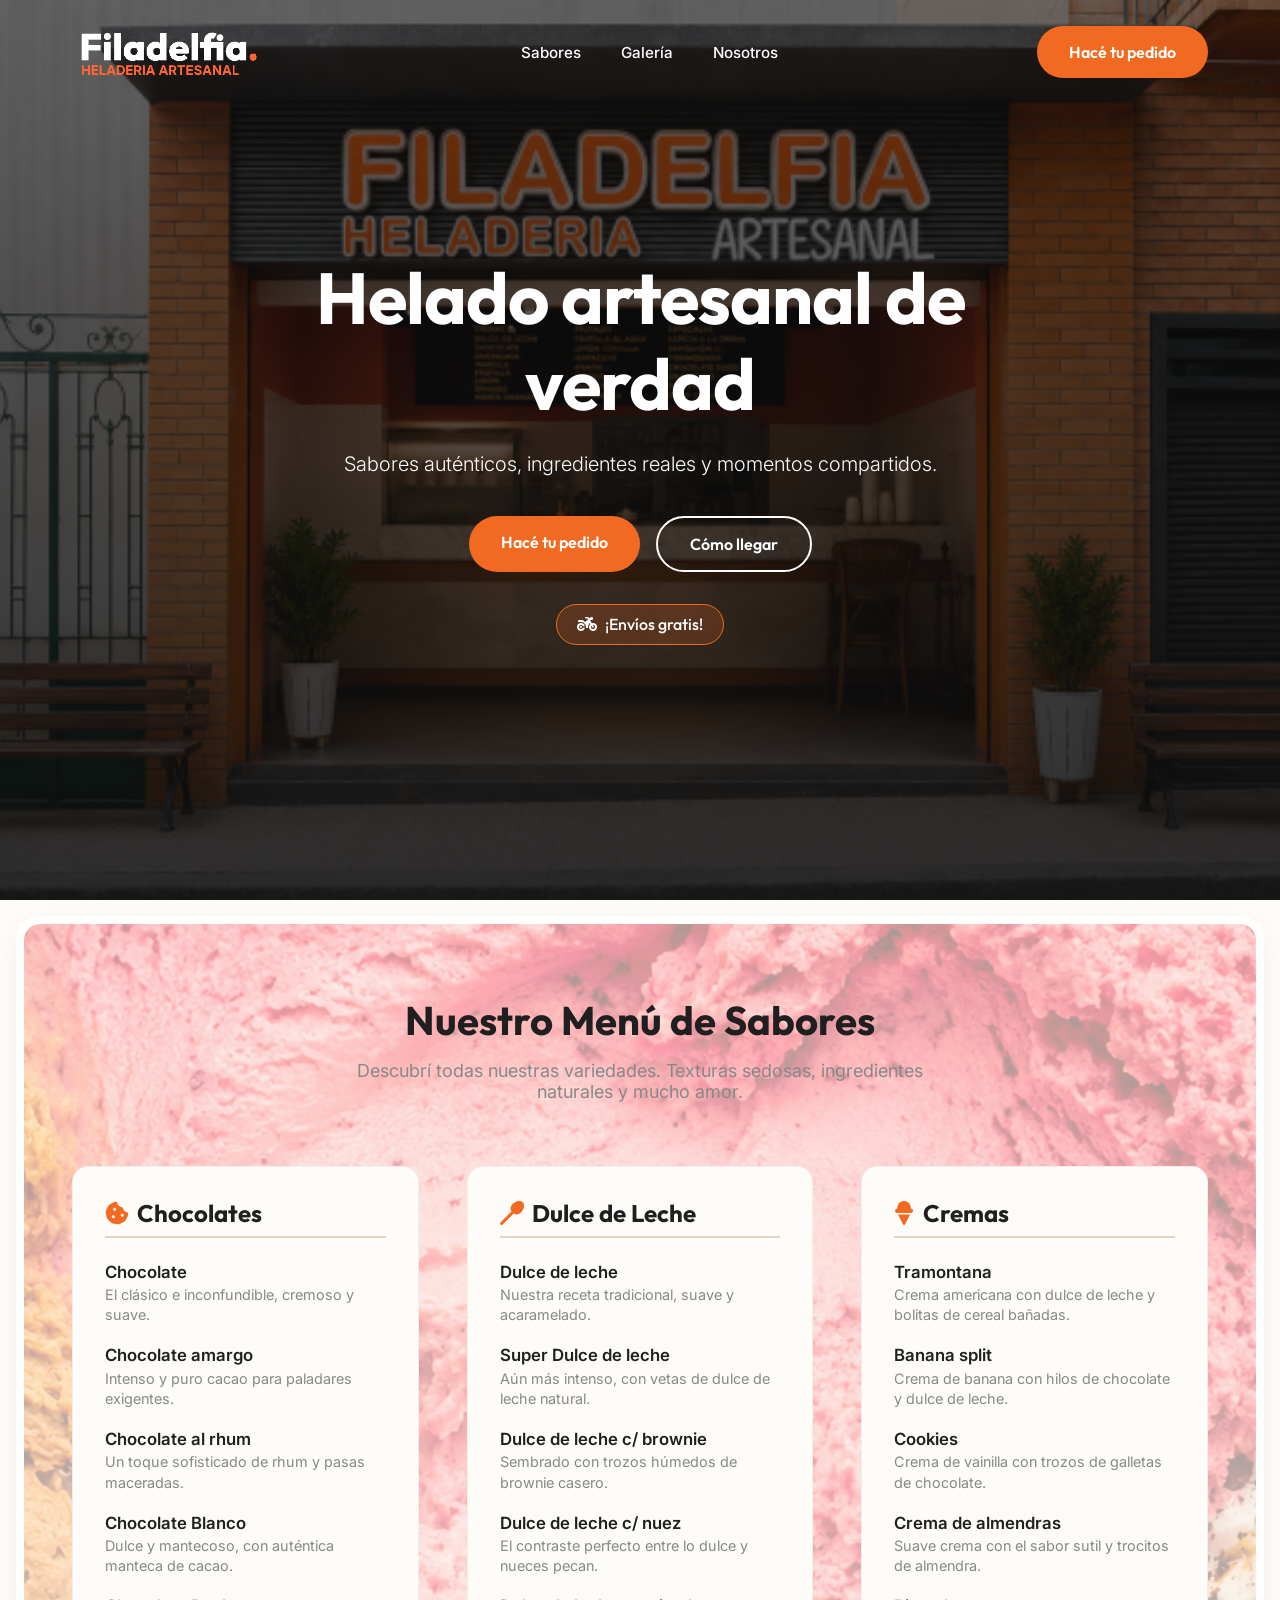
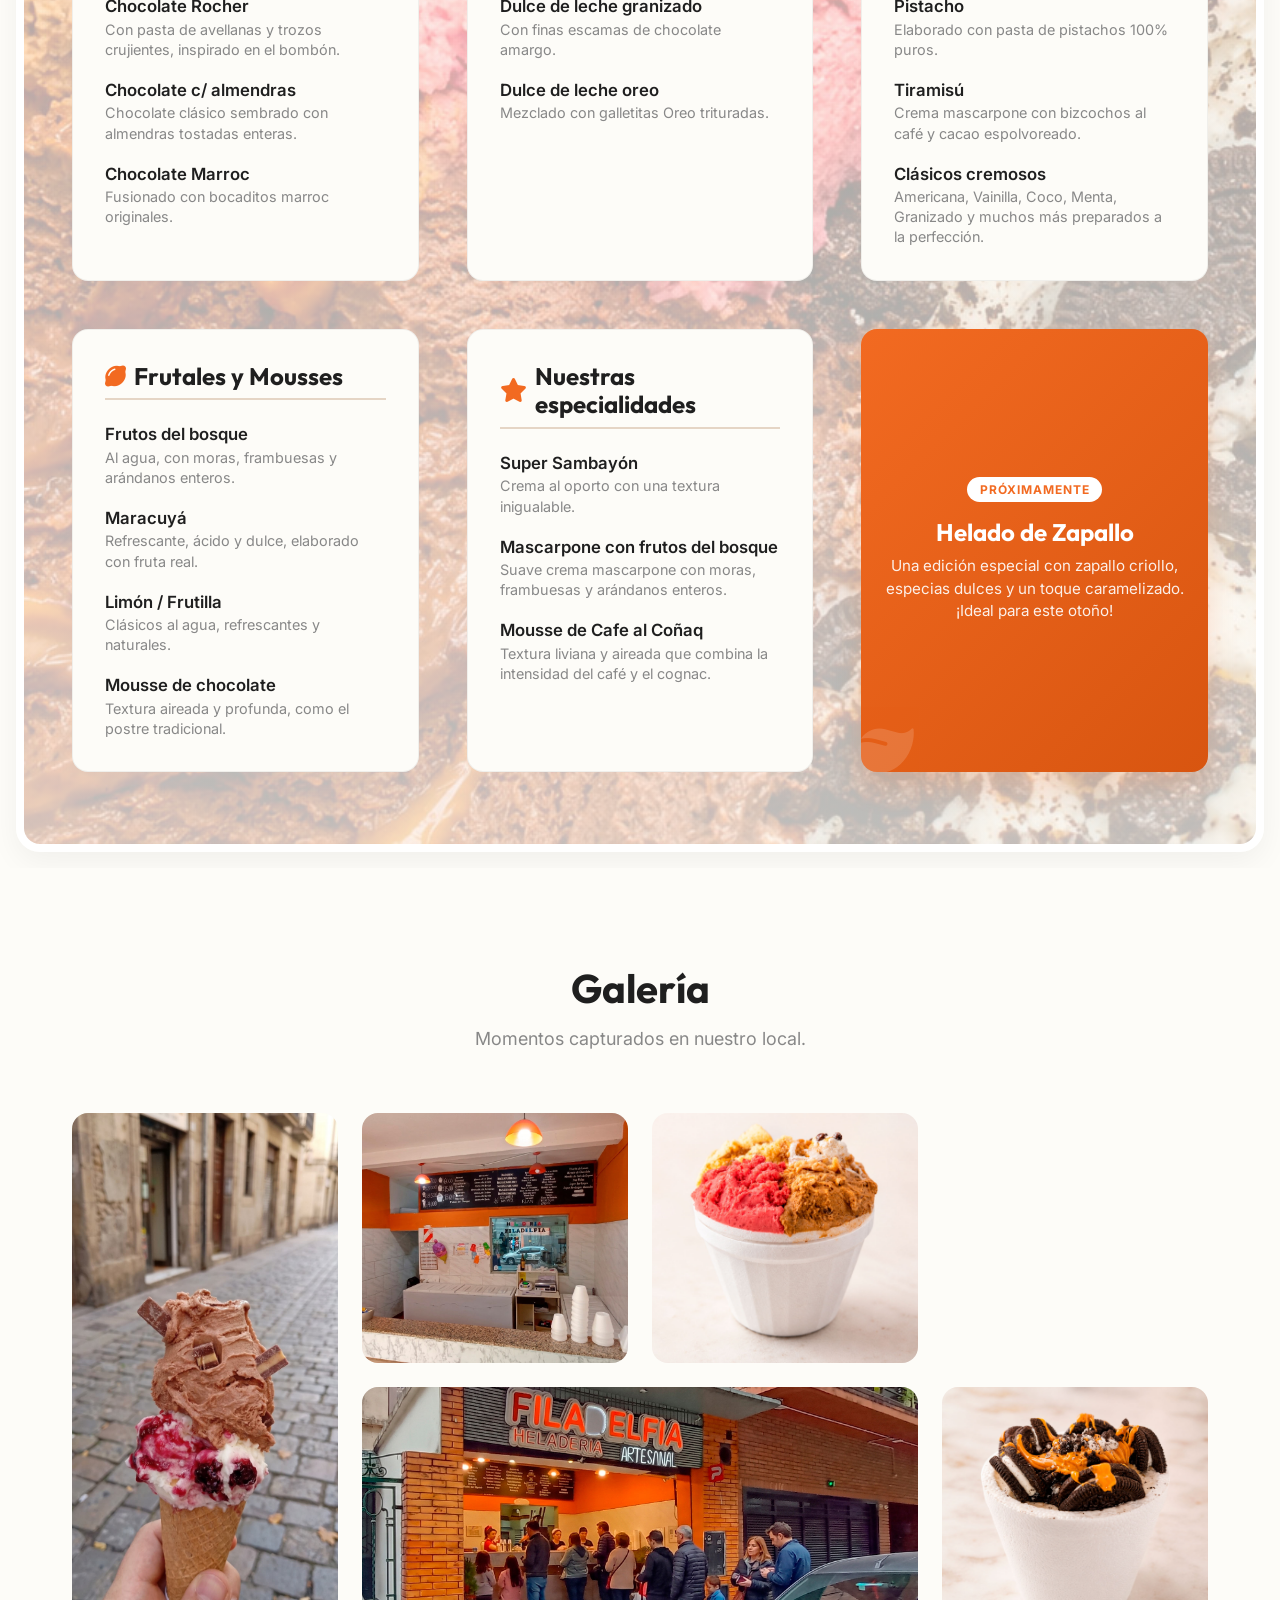
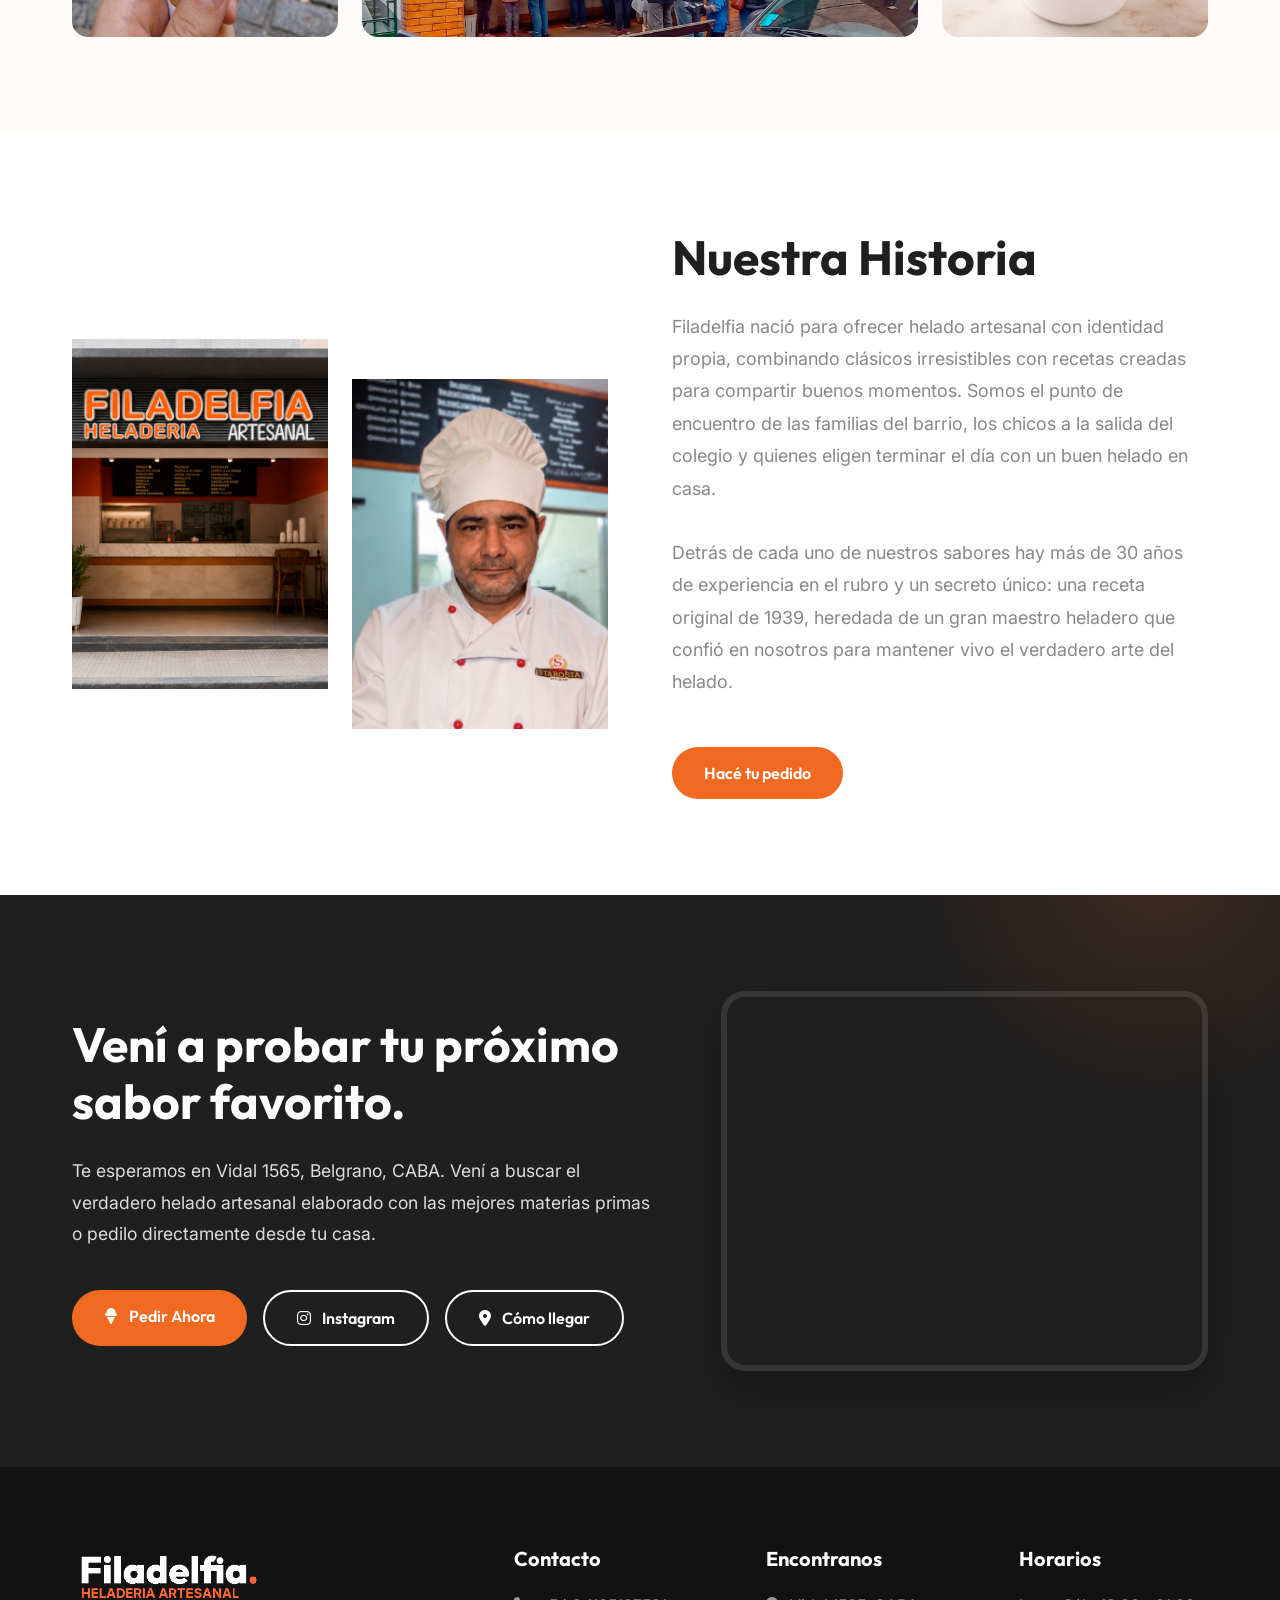
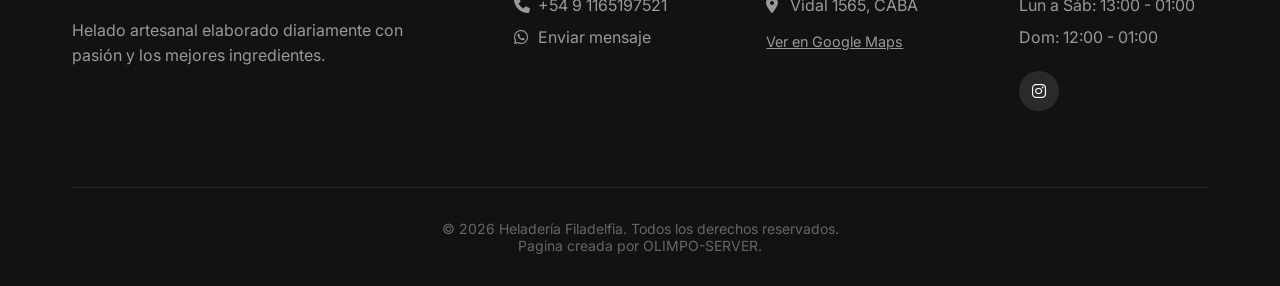
<file: index.html>
<!DOCTYPE html>
<html lang="es">

<head>
    <meta charset="UTF-8">
    <meta name="viewport" content="width=device-width, initial-scale=1.0">
    <title>Filadelfia | Helado artesanal de verdad</title>
    <meta name="description"
        content="Heladería artesanal Filadelfia. Sabores auténticos, ingredientes reales y momentos compartidos.">

    <!-- Google Fonts -->
    <link rel="preconnect" href="https://fonts.googleapis.com">
    <link rel="preconnect" href="https://fonts.gstatic.com" crossorigin>
    <link
        href="https://fonts.googleapis.com/css2?family=Inter:wght@300;400;500;600&family=Outfit:wght@400;500;700;800&display=swap"
        rel="stylesheet">

    <!-- Font Awesome -->
    <link rel="stylesheet" href="https://cdnjs.cloudflare.com/ajax/libs/font-awesome/6.4.0/css/all.min.css">

    <!-- Custom CSS -->
    <link rel="stylesheet" href="style.css?v=2">
</head>

<body>

    <!-- Navbar -->
    <nav class="navbar" id="navbar">
        <div class="container nav-container">
            <a href="#" class="logo">
                <img src="images/logo.png" alt="Filadelfia Helados" class="logo-img logo-light">
                <img src="images/logo-dark.png" alt="Filadelfia Helados" class="logo-img logo-dark">
            </a>

            <ul class="nav-links" id="navLinks">
                <li><a href="#sabores">Sabores</a></li>
                <li><a href="#galeria">Galería</a></li>
                <li><a href="#nosotros">Nosotros</a></li>
            </ul>

            <a href="#" class="btn btn-primary btn-open-order" id="navBtn">Hacé tu pedido</a>

            <div class="nav-toggle" id="navToggle">
                <span></span>
                <span></span>
                <span></span>
            </div>
        </div>
    </nav>

    <!-- Hero Section -->
    <section class="hero" id="inicio">
        <div class="hero-bg"
            style="background-image: linear-gradient(rgba(15, 15, 15, 0.6), rgba(15, 15, 15, 0.85)), url('images/1.png'); background-size: cover; background-position: center;">
        </div>

        <div class="hero-content">
            <h1>Helado artesanal de verdad</h1>
            <p>Sabores auténticos, ingredientes reales y momentos compartidos.</p>
            <div class="hero-buttons">
                <a href="#" class="btn btn-primary btn-open-order">Hacé tu pedido</a>
                <a href="#contacto" class="btn btn-outline">Cómo llegar</a>
            </div>
            <div class="promo-badge">
                <i class="fa-solid fa-motorcycle"></i> ¡Envíos gratis!
            </div>
        </div>
    </section>

    <!-- Menú de Sabores -->
    <section class="menu-section section-padding reveal" id="sabores"
        style="position: relative; overflow: hidden; background-color: var(--bg-light);">
        <!-- Imagen de fondo provisional (cambiar URL de la imagen cuando esté lista) -->
        <div class="menu-bg"
            style="position: absolute; top: 1rem; left: 1rem; right: 1rem; bottom: 1rem; width: calc(100% - 2rem); height: calc(100% - 2rem); border: 8px solid white; border-radius: 24px; box-shadow: 0 10px 30px rgba(0,0,0,0.05); background-image: linear-gradient(rgba(253, 252, 248, 0.6), rgba(253, 252, 248, 0.75)), url('images/sabores.jpg'); background-size: cover; background-position: center; z-index: 0;">
        </div>

        <div class="container" style="position: relative; z-index: 1;">
            <div class="text-center">
                <h2 class="section-title">Nuestro Menú de Sabores</h2>
                <p class="section-subtitle">Descubrí todas nuestras variedades. Texturas sedosas, ingredientes naturales
                    y mucho amor.</p>
            </div>

            <div class="menu-grid">
                <!-- Categoría Chocolates -->
                <div class="menu-category">
                    <h3><i class="fa-solid fa-cookie-bite" style="color: var(--primary); margin-right: 8px;"></i>
                        Chocolates</h3>
                    <div class="menu-flavor-item">
                        <h4>Chocolate</h4>
                        <p>El clásico e inconfundible, cremoso y suave.</p>
                    </div>
                    <div class="menu-flavor-item">
                        <h4>Chocolate amargo</h4>
                        <p>Intenso y puro cacao para paladares exigentes.</p>
                    </div>
                    <div class="menu-flavor-item">
                        <h4>Chocolate al rhum</h4>
                        <p>Un toque sofisticado de rhum y pasas maceradas.</p>
                    </div>
                    <div class="menu-flavor-item">
                        <h4>Chocolate Blanco</h4>
                        <p>Dulce y mantecoso, con auténtica manteca de cacao.</p>
                    </div>
                    <div class="menu-flavor-item">
                        <h4>Chocolate Rocher</h4>
                        <p>Con pasta de avellanas y trozos crujientes, inspirado en el bombón.</p>
                    </div>
                    <div class="menu-flavor-item">
                        <h4>Chocolate c/ almendras</h4>
                        <p>Chocolate clásico sembrado con almendras tostadas enteras.</p>
                    </div>
                    <div class="menu-flavor-item">
                        <h4>Chocolate Marroc</h4>
                        <p>Fusionado con bocaditos marroc originales.</p>
                    </div>
                </div>

                <!-- Categoría Dulce de Leche -->
                <div class="menu-category">
                    <h3><i class="fa-solid fa-spoon" style="color: var(--primary); margin-right: 8px;"></i> Dulce de
                        Leche</h3>
                    <div class="menu-flavor-item">
                        <h4>Dulce de leche</h4>
                        <p>Nuestra receta tradicional, suave y acaramelado.</p>
                    </div>
                    <div class="menu-flavor-item">
                        <h4>Super Dulce de leche</h4>
                        <p>Aún más intenso, con vetas de dulce de leche natural.</p>
                    </div>
                    <div class="menu-flavor-item">
                        <h4>Dulce de leche c/ brownie</h4>
                        <p>Sembrado con trozos húmedos de brownie casero.</p>
                    </div>
                    <div class="menu-flavor-item">
                        <h4>Dulce de leche c/ nuez</h4>
                        <p>El contraste perfecto entre lo dulce y nueces pecan.</p>
                    </div>
                    <div class="menu-flavor-item">
                        <h4>Dulce de leche granizado</h4>
                        <p>Con finas escamas de chocolate amargo.</p>
                    </div>
                    <div class="menu-flavor-item">
                        <h4>Dulce de leche oreo</h4>
                        <p>Mezclado con galletitas Oreo trituradas.</p>
                    </div>
                </div>

                <!-- Categoría Cremas -->
                <div class="menu-category">
                    <h3><i class="fa-solid fa-ice-cream" style="color: var(--primary); margin-right: 8px;"></i> Cremas
                    </h3>
                    <div class="menu-flavor-item">
                        <h4>Tramontana</h4>
                        <p>Crema americana con dulce de leche y bolitas de cereal bañadas.</p>
                    </div>
                    <div class="menu-flavor-item">
                        <h4>Banana split</h4>
                        <p>Crema de banana con hilos de chocolate y dulce de leche.</p>
                    </div>
                    <div class="menu-flavor-item">
                        <h4>Cookies</h4>
                        <p>Crema de vainilla con trozos de galletas de chocolate.</p>
                    </div>
                    <div class="menu-flavor-item">
                        <h4>Crema de almendras</h4>
                        <p>Suave crema con el sabor sutil y trocitos de almendra.</p>
                    </div>
                    <div class="menu-flavor-item">
                        <h4>Pistacho</h4>
                        <p>Elaborado con pasta de pistachos 100% puros.</p>
                    </div>
                    <div class="menu-flavor-item">
                        <h4>Tiramisú</h4>
                        <p>Crema mascarpone con bizcochos al café y cacao espolvoreado.</p>
                    </div>
                    <div class="menu-flavor-item">
                        <h4>Clásicos cremosos</h4>
                        <p>Americana, Vainilla, Coco, Menta, Granizado y muchos más preparados a la perfección.</p>
                    </div>
                </div>

                <!-- Categoría Mousses y Frutales -->
                <div class="menu-category">
                    <h3><i class="fa-solid fa-lemon" style="color: var(--primary); margin-right: 8px;"></i> Frutales y
                        Mousses</h3>
                    <div class="menu-flavor-item">
                        <h4>Frutos del bosque</h4>
                        <p>Al agua, con moras, frambuesas y arándanos enteros.</p>
                    </div>
                    <div class="menu-flavor-item">
                        <h4>Maracuyá</h4>
                        <p>Refrescante, ácido y dulce, elaborado con fruta real.</p>
                    </div>
                    <div class="menu-flavor-item">
                        <h4>Limón / Frutilla</h4>
                        <p>Clásicos al agua, refrescantes y naturales.</p>
                    </div>
                    <div class="menu-flavor-item">
                        <h4>Mousse de chocolate</h4>
                        <p>Textura aireada y profunda, como el postre tradicional.</p>
                    </div>
                </div>

                <div class="menu-category">
                    <h3><i class="fa-solid fa-star" style="color: var(--primary); margin-right: 8px;"></i> Nuestras
                        especialidades</h3>
                    <div class="menu-flavor-item">
                        <h4>Super Sambayón</h4>
                        <p>Crema al oporto con una textura inigualable.</p>
                    </div>
                    <div class="menu-flavor-item">
                        <h4>Mascarpone con frutos del bosque</h4>
                        <p>Suave crema mascarpone con moras, frambuesas y arándanos enteros.</p>
                    </div>
                    <div class="menu-flavor-item">
                        <h4>Mousse de Cafe al Coñaq</h4>
                        <p>Textura liviana y aireada que combina la intensidad del café y el cognac.</p>
                    </div>
                </div>
                <!-- Promo Card -->
                <div class="menu-promo-card">
                    <div class="promo-content">
                        <span class="promo-badge-small">Próximamente</span>
                        <h3>Helado de Zapallo</h3>
                        <p>Una edición especial con zapallo criollo, especias dulces y un toque caramelizado. ¡Ideal
                            para este otoño!</p>
                    </div>
                    <div class="promo-icon">
                        <i class="fa-solid fa-leaf"></i>
                    </div>
                </div>
            </div>
        </div>
    </section>

    <!-- Galería Section -->
    <section class="gallery-section section-padding reveal" id="galeria">
        <div class="container">
            <div class="text-center">
                <h2 class="section-title">Galería</h2>
                <p class="section-subtitle">Momentos capturados en nuestro local.</p>
            </div>

            <div class="masonry-grid">
                <div class="gallery-item large">
                    <img src="images/2.jpg" class="placeholder-img">
                    <div class="gallery-overlay"></div>
                </div>
                <div class="gallery-item">
                    <div class="placeholder-img"
                        style="display: flex; align-items: center; justify-content: center; color: #888; font-family: Outfit;">
                        <img src="images/3.jpg" class="placeholder-img">
                    </div>
                    <div class="gallery-overlay">El Local</div>
                </div>
                <div class="gallery-item">
                    <div class="placeholder-img"
                        style="display: flex; align-items: center; justify-content: center; color: #888; font-family: Outfit;">
                        <img src="images/4.jpg" class="placeholder-img">
                    </div>
                    <div class="gallery-overlay"></div>
                </div>
                <div class="gallery-item wide">
                    <div class="placeholder-img"
                        style="display: flex; align-items: center; justify-content: center; color: #888; font-family: Outfit;">
                        <img src="images/5.jpg" class="placeholder-img">
                    </div>
                    <div class="gallery-overlay">Momentos Compartidos</div>
                </div>
                <div class="gallery-item">
                    <div class="placeholder-img"
                        style="display: flex; align-items: center; justify-content: center; color: #888; font-family: Outfit;">
                        <img src="images/6.jpg" class="placeholder-img">
                    </div>
                    <div class="gallery-overlay"></div>
                </div>

            </div>
        </div>
    </section>

    <!-- Sobre Nosotros Section -->
    <section class="about-section section-padding reveal" id="nosotros">
        <div class="container about-container">
            <div class="about-images">
                <div class="about-img">
                    <img src="images/1.png" class="placeholder-img">
                </div>
                <div class="about-img offset">
                    <img src="images/8.jpg" class="placeholder-img">
                </div>
            </div>
            <div class="about-content">
                <h2 class="section-title" style="text-align: left;">Nuestra Historia</h2>
                <p>Filadelfia nació para ofrecer helado artesanal con identidad propia, combinando clásicos
                    irresistibles con recetas creadas para compartir buenos momentos. Somos el punto de encuentro de las
                    familias del barrio, los chicos a la
                    salida del colegio y quienes eligen terminar el día con un buen helado en casa.</p>
                <p>Detrás de cada uno de nuestros sabores hay más de 30 años de experiencia en el rubro y un secreto
                    único: una receta original de 1939, heredada de un gran maestro heladero que confió en nosotros para
                    mantener vivo el verdadero arte del helado.</p>
                <a href="#" class="btn btn-primary btn-open-order" style="margin-top: 1rem;">Hacé tu pedido</a>
            </div>
        </div>
    </section>

    <!-- Final CTA Section -->
    <section class="cta-section reveal">
        <div class="container cta-container">
            <div class="cta-content">
                <h2>Vení a probar tu próximo sabor favorito.</h2>
                <p class="cta-text">Te esperamos en Vidal 1565, Belgrano, CABA. Vení a buscar el verdadero helado
                    artesanal elaborado con las mejores materias primas o pedilo directamente desde tu casa.</p>
                <div class="cta-buttons">
                    <a href="#" class="btn btn-primary btn-open-order"><i class="fa-solid fa-ice-cream"
                            style="margin-right: 8px;"></i> Pedir Ahora</a>
                    <a href="https://www.instagram.com/heladeria_filadelfia/" target="_blank" class="btn btn-outline"><i
                            class="fa-brands fa-instagram" style="margin-right: 8px;"></i>
                        Instagram</a>
                    <a href="https://maps.app.goo.gl/FifagzoLyuYjSPwu7" target="_blank" class="btn btn-outline"><i
                            class="fa-solid fa-location-dot" style="margin-right: 8px;"></i> Cómo llegar</a>
                </div>
            </div>
            <div class="cta-map">
                <iframe
                    src="https://www.google.com/maps/embed?pb=!1m14!1m8!1m3!1d3285.402699922423!2d-58.4586886!3d-34.5686757!3m2!1i1024!2i768!4f13.1!3m3!1m2!1s0x95bcb504f4ba768f%3A0xd3619f5043dd1206!2sHelader%C3%ADa%20Filadelfia!5e0!3m2!1ses-419!2sar!4v1779109461918!5m2!1ses-419!2sar"
                    style="border:0;" allowfullscreen="" loading="lazy"
                    referrerpolicy="no-referrer-when-downgrade"></iframe>
            </div>
        </div>
    </section>

    <!-- Footer -->
    <footer class="footer" id="contacto">
        <div class="container">
            <div class="footer-grid">
                <div class="footer-brand">
                    <a href="#" class="logo">
                        <img src="images/logo.png" alt="Filadelfia Helados" class="logo-img">
                    </a>
                    <p>Helado artesanal elaborado diariamente con pasión y los mejores ingredientes.</p>
                </div>

                <div class="footer-links">
                    <h4 class="footer-title">Contacto</h4>
                    <ul>
                        <li><a href="tel:+5491165197521"><i class="fa-solid fa-phone" style="width: 20px;"></i> +54 9
                                1165197521</a>
                        </li>
                        <li><a href="https://wa.me/5491165197521"><i class="fa-brands fa-whatsapp"
                                    style="width: 20px;"></i> Enviar mensaje</a>
                        </li>
                    </ul>
                </div>

                <div class="footer-links">
                    <h4 class="footer-title">Encontranos</h4>
                    <ul>
                        <li><span><i class="fa-solid fa-location-dot" style="width: 20px;"></i> Vidal 1565,
                                CABA</span></li>
                        <li style="margin-top: 1rem;">
                            <a href="https://maps.app.goo.gl/FifagzoLyuYjSPwu7" target="_blank"
                                style="text-decoration: underline; font-size: 0.9rem;">Ver en Google Maps</a>
                        </li>
                    </ul>
                </div>

                <div class="footer-links">
                    <h4 class="footer-title">Horarios</h4>
                    <ul>
                        <li><span>Lun a Sáb: 13:00 - 01:00</span></li>
                        <li><span>Dom: 12:00 - 01:00</span></li>
                        <li style="margin-top: 1.5rem;">
                            <div class="footer-social">
                                <a href="#"><i class="fa-brands fa-instagram"></i></a>
                            </div>
                        </li>
                    </ul>
                </div>
            </div>

            <div class="footer-bottom">
                <p>&copy; 2026 Heladería Filadelfia. Todos los derechos reservados.</p>
                <p>Pagina creada por OLIMPO-SERVER.</p>
            </div>
        </div>
    </footer>

    <!-- Floating WhatsApp -->
    <a href="#" class="floating-wa btn-open-order" aria-label="Ir al pedido">
        <i class="fa-solid fa-ice-cream"></i>
    </a>

    <!-- Creador de Pedidos (Full Overlay) -->
    <div class="order-overlay" id="orderOverlay">
        <div class="order-overlay-content">
            <button class="btn-close-overlay" id="closeOrderOverlay"><i class="fa-solid fa-xmark"></i></button>

            <div class="text-center" style="margin-bottom: 2rem;">
                <h2 class="section-title">Hacé tu Pedido</h2>
                <p class="section-subtitle" style="margin-bottom: 1rem;">Elegí el tamaño, seleccioná tus sabores
                    favoritos y te lo preparamos.</p>
            </div>

            <div class="order-grid">
                <!-- Columna Izquierda: Tamaños y Carrito -->
                <div class="order-column">
                    <h3 class="order-subtitle">1. Elegí el tamaño</h3>
                    <div class="size-selectors">
                        <button class="btn-size" data-size="1kg" data-price="20000" data-max="4">
                            <span class="size-title">1 KG</span>
                            <span class="size-price">$20.000</span>
                            <span class="size-desc">Hasta 4 gustos</span>
                            <i class="fa-solid fa-plus add-icon"></i>
                        </button>
                        <button class="btn-size" data-size="1/2kg" data-price="11000" data-max="4">
                            <span class="size-title">1/2 KG</span>
                            <span class="size-price">$11.000</span>
                            <span class="size-desc">Hasta 4 gustos</span>
                            <i class="fa-solid fa-plus add-icon"></i>
                        </button>
                        <button class="btn-size" data-size="1/4kg" data-price="7000" data-max="3">
                            <span class="size-title">1/4 KG</span>
                            <span class="size-price">$7.000</span>
                            <span class="size-desc">Hasta 3 gustos</span>
                            <i class="fa-solid fa-plus add-icon"></i>
                        </button>
                    </div>

                    <h3 class="order-subtitle" style="margin-top: 2rem;">2. Tu Carrito</h3>
                    <div id="tubs-container" class="tubs-container">
                        <div class="empty-cart-msg">Aún no agregaste ningún pote.</div>
                    </div>
                </div>

                <!-- Columna Derecha: Extras y Datos -->
                <div class="order-column">
                    <h3 class="order-subtitle">3. Extras</h3>
                    <div class="extras-container">
                        <label class="custom-checkbox">
                            <input type="checkbox" id="extra-conitos">
                            <span class="checkmark"></span>
                            Conitos
                        </label>
                        <label class="custom-checkbox">
                            <input type="checkbox" id="extra-cucuruchos">
                            <span class="checkmark"></span>
                            Cucuruchos
                        </label>
                        <label class="custom-checkbox">
                            <input type="checkbox" id="extra-salsas">
                            <span class="checkmark"></span>
                            Salsas
                        </label>
                    </div>

                    <h3 class="order-subtitle" style="margin-top: 2rem;">4. Tus Datos</h3>
                    <form id="order-form" class="order-form">
                        <div class="form-group">
                            <label for="client-name">Nombre y Apellido *</label>
                            <input type="text" id="client-name" class="form-control" placeholder="Ej: Juan Pérez"
                                required>
                        </div>
                        <div class="form-group">
                            <label for="client-address">Dirección de Envío *</label>
                            <input type="text" id="client-address" class="form-control" placeholder="Ej: Vidal 1565"
                                required>
                        </div>
                        <div class="form-group">
                            <label for="client-phone">Teléfono *</label>
                            <input type="tel" id="client-phone" class="form-control" placeholder="Ej: 11 1234-5678"
                                required>
                        </div>
                        <div class="form-group">
                            <label for="payment-method">Medio de Pago *</label>
                            <select id="payment-method" class="form-control" required>
                                <option value="Efectivo">Efectivo</option>
                                <option value="MercadoPago">Transferencia MercadoPago</option>
                            </select>
                        </div>
                        <div class="form-group" id="cash-amount-group" style="display: flex;">
                            <label for="cash-amount">¿Con cuánto vas a abonar? *</label>
                            <input type="number" id="cash-amount" class="form-control" placeholder="Ej: 25000">
                        </div>
                    </form>

                    <div class="order-summary">
                        <div class="summary-total" style="flex-direction: column; align-items: stretch; gap: 0.5rem;">
                            <div
                                style="display: flex; justify-content: space-between; align-items: center; width: 100%;">
                                <span>Total a pagar:</span>
                                <span id="total-price">$0</span>
                            </div>
                            <div
                                style="text-align: center; color: #25D366; font-size: 0.95rem; font-weight: 600; display: flex; align-items: center; justify-content: center; gap: 0.5rem;">
                                <i class="fa-solid fa-motorcycle"></i> ¡Envío Gratuito!
                            </div>
                        </div>
                        <button type="button" id="btn-submit-order" class="btn btn-primary btn-full disabled">
                            <i class="fa-brands fa-whatsapp" style="margin-right: 8px;"></i> Enviar Pedido
                        </button>
                    </div>
                </div>
            </div>
        </div>
    </div>

    <!-- Modal de Sabores -->
    <div class="flavor-modal-overlay" id="flavorModal">
        <div class="flavor-modal-content">
            <div class="flavor-modal-header">
                <h3>Elegí tus Sabores</h3>
                <button class="btn-close-modal" id="closeModalBtn"><i class="fa-solid fa-xmark"></i></button>
            </div>
            <div class="flavor-modal-body">
                <div class="flavor-limit-msg" id="flavorLimitMsg">
                    Seleccionaste <span id="currentFlavorCount">0</span> de <span id="maxFlavorCount">4</span> sabores.
                </div>
                <div id="flavorsList" class="flavors-list-container">
                    <!-- Las categorías y sabores se inyectan por JS -->
                </div>
            </div>
            <div class="flavor-modal-footer">
                <button class="btn btn-primary btn-full" id="confirmFlavorsBtn">Confirmar Selección</button>
            </div>
        </div>
    </div>

    <!-- Custom JS -->
    <script src="script.js"></script>
</body>

</html>
</file>
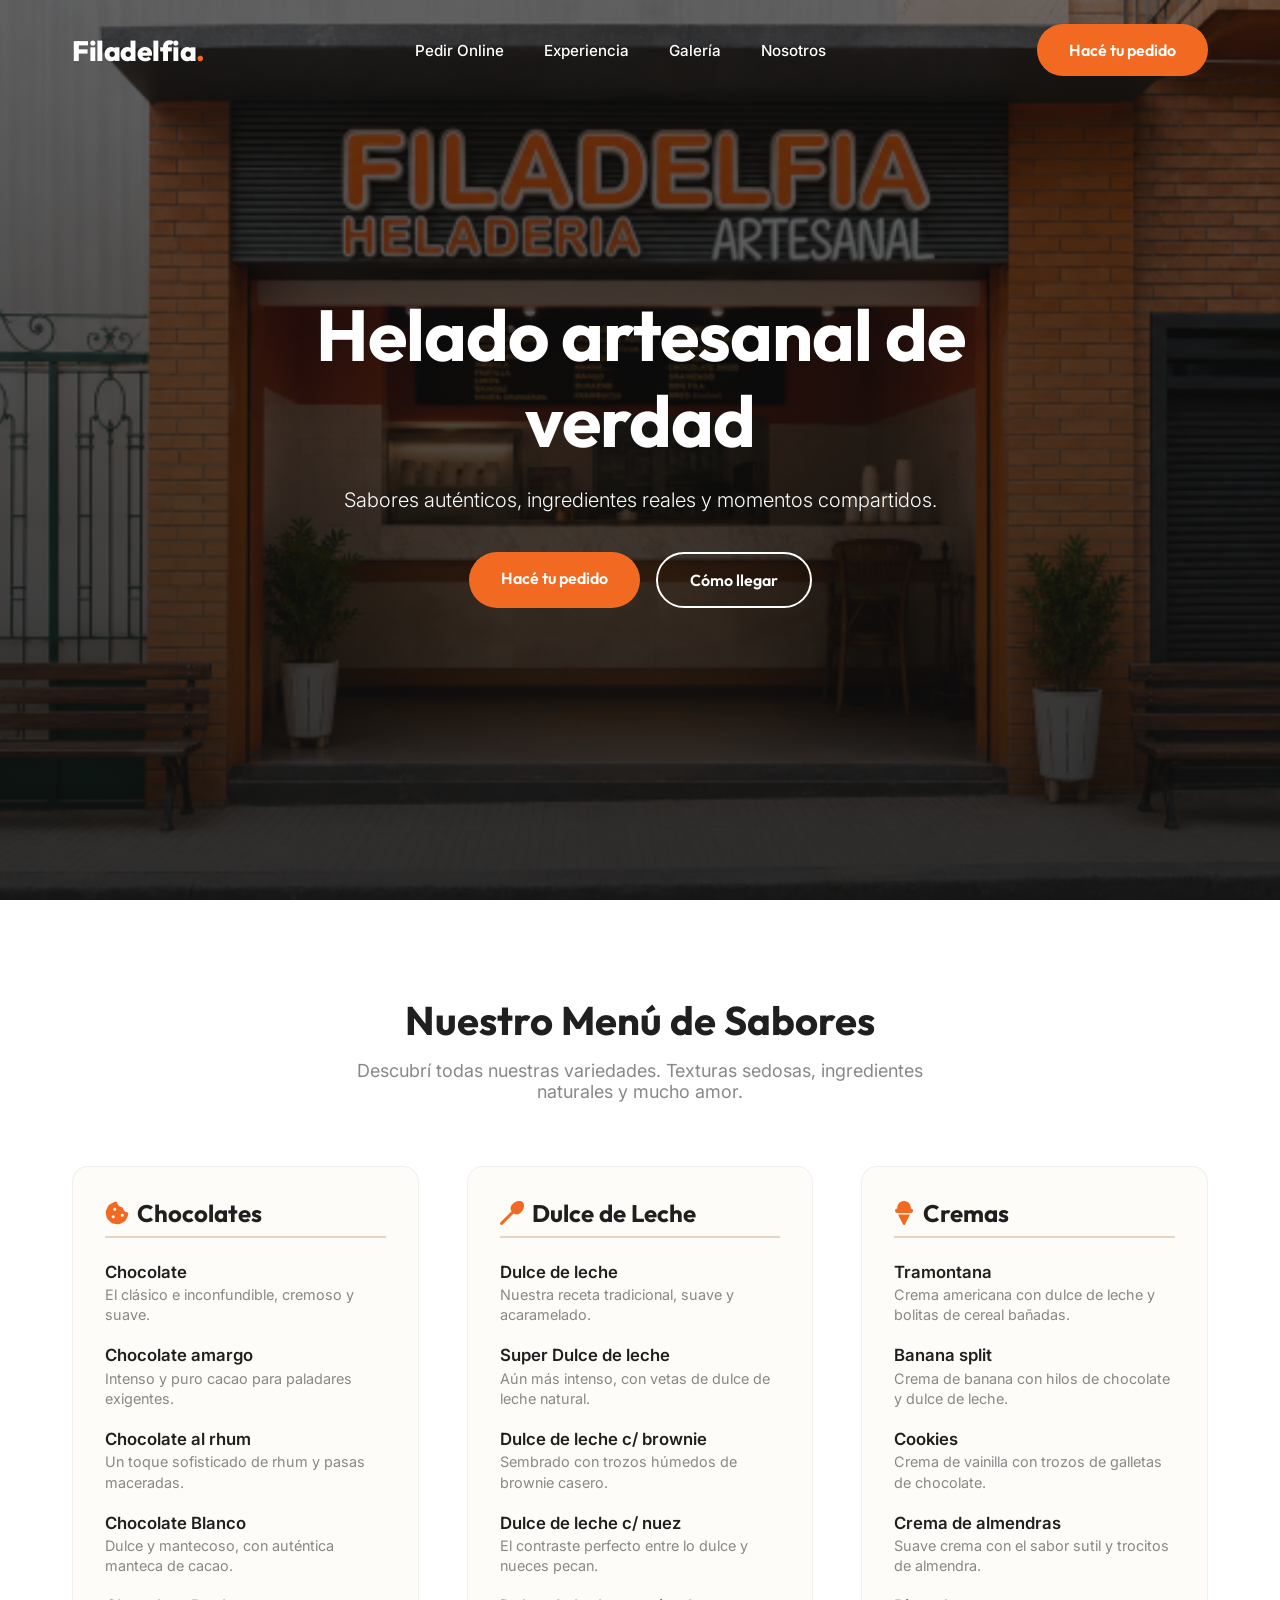
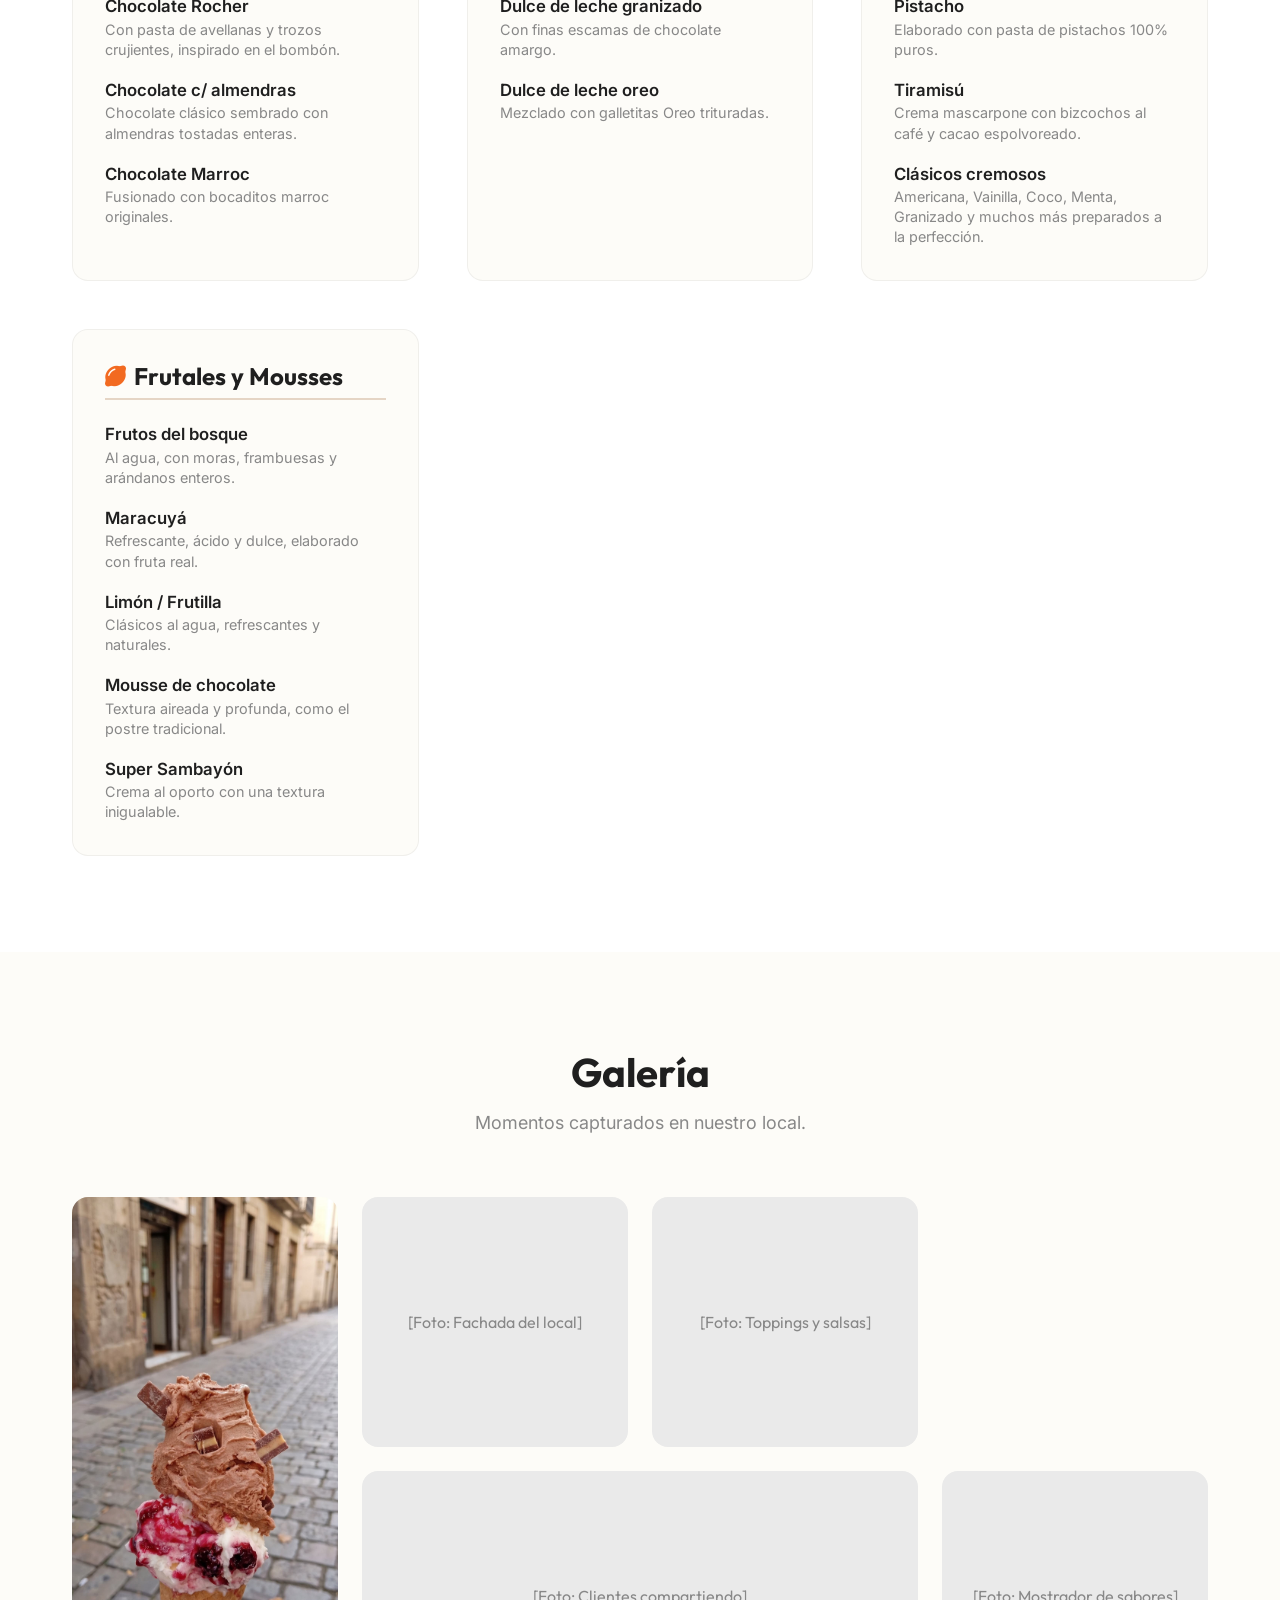
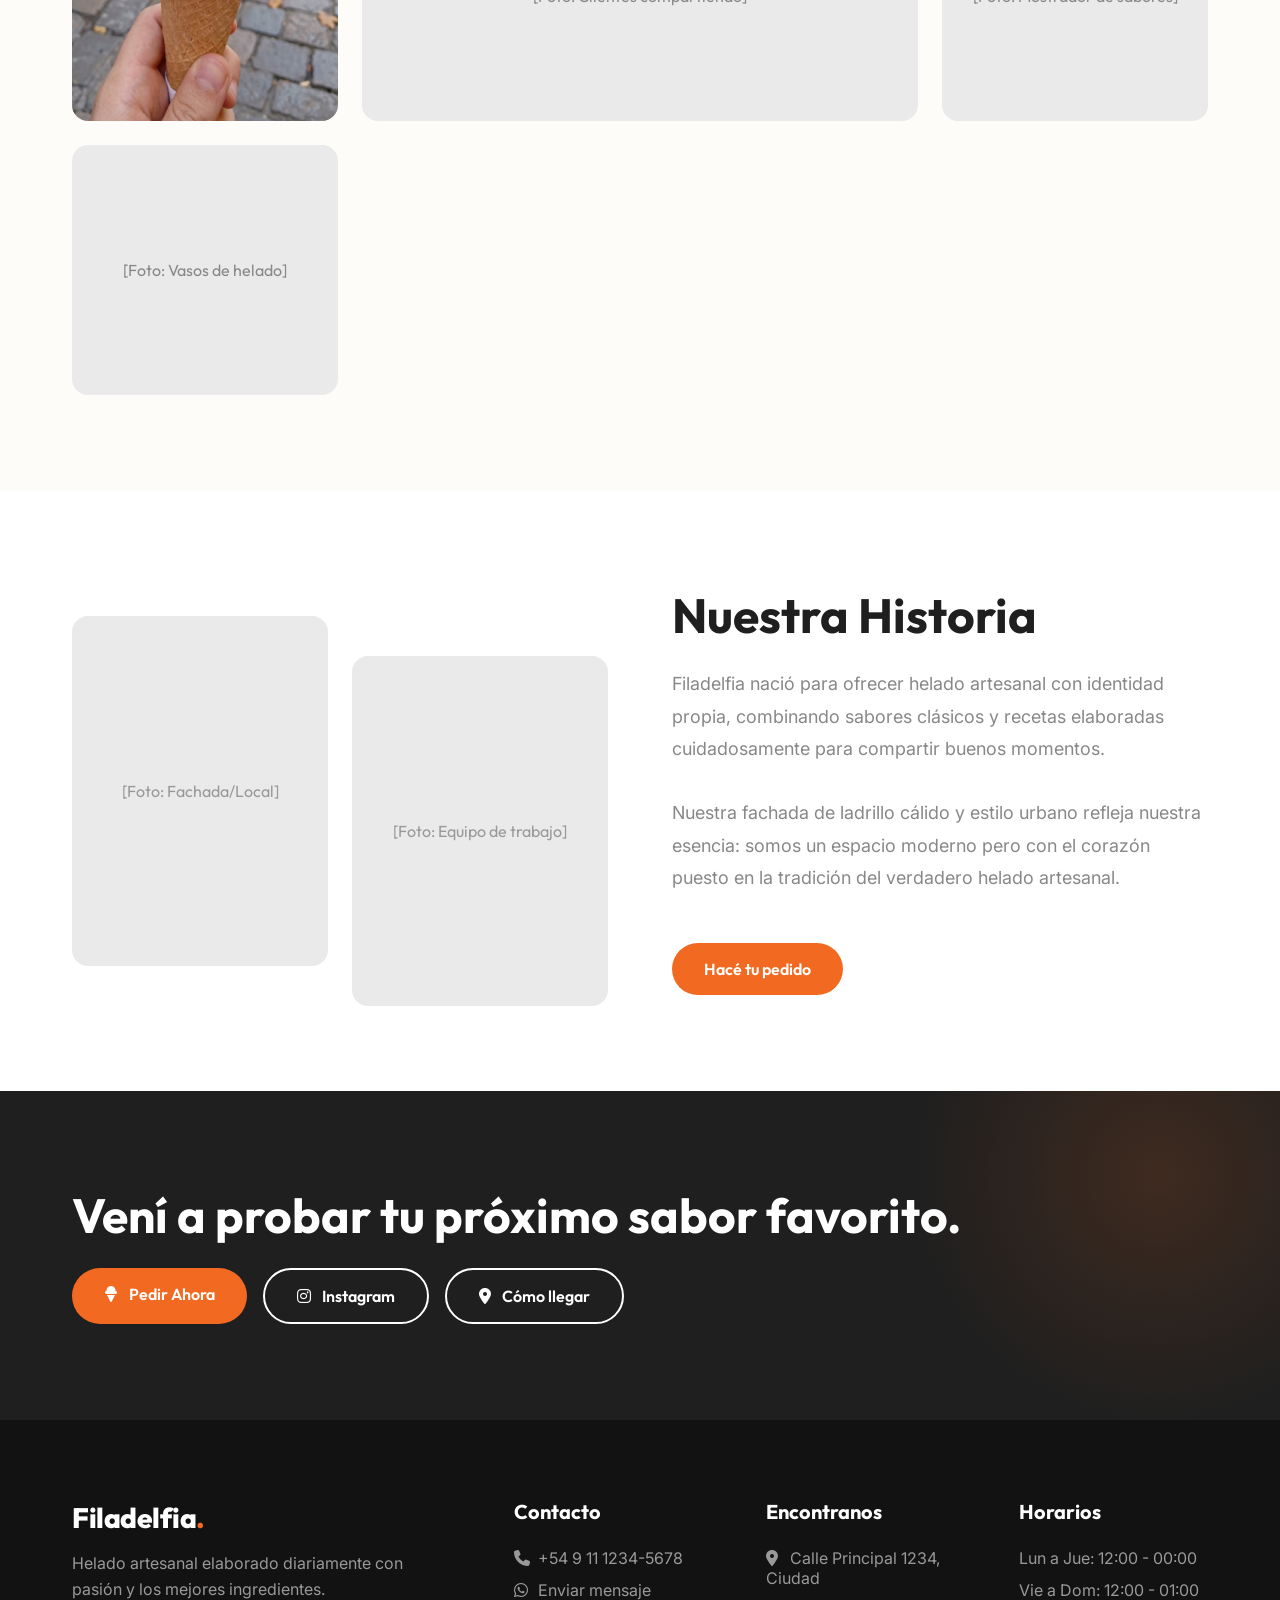
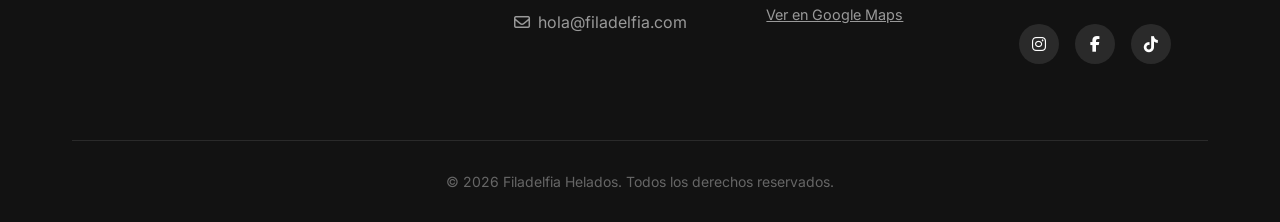
<file: index2.html>
<!DOCTYPE html>
<html lang="es">

<head>
    <meta charset="UTF-8">
    <meta name="viewport" content="width=device-width, initial-scale=1.0">
    <title>Filadelfia | Helado artesanal de verdad</title>
    <meta name="description"
        content="Heladería artesanal Filadelfia. Sabores auténticos, ingredientes reales y momentos compartidos.">

    <!-- Google Fonts -->
    <link rel="preconnect" href="https://fonts.googleapis.com">
    <link rel="preconnect" href="https://fonts.gstatic.com" crossorigin>
    <link
        href="https://fonts.googleapis.com/css2?family=Inter:wght@300;400;500;600&family=Outfit:wght@400;500;700;800&display=swap"
        rel="stylesheet">

    <!-- Font Awesome -->
    <link rel="stylesheet" href="https://cdnjs.cloudflare.com/ajax/libs/font-awesome/6.4.0/css/all.min.css">

    <!-- Custom CSS -->
    <link rel="stylesheet" href="style.css">
</head>

<body>

    <!-- Navbar -->
    <nav class="navbar" id="navbar">
        <div class="container nav-container">
            <a href="#" class="logo">Filadelfia<span>.</span></a>

            <ul class="nav-links" id="navLinks">
                <li><a href="#" class="btn-open-order">Pedir Online</a></li>
                <li><a href="#experiencia">Experiencia</a></li>
                <li><a href="#galeria">Galería</a></li>
                <li><a href="#nosotros">Nosotros</a></li>
            </ul>

            <a href="#" class="btn btn-primary btn-open-order" id="navBtn">Hacé tu pedido</a>

            <div class="nav-toggle" id="navToggle">
                <span></span>
                <span></span>
                <span></span>
            </div>
        </div>
    </nav>

    <!-- Hero Section -->
    <section class="hero" id="inicio">
        <div class="hero-bg"
            style="background-image: linear-gradient(rgba(15, 15, 15, 0.6), rgba(15, 15, 15, 0.85)), url('images/1.png'); background-size: cover; background-position: center;">
        </div>

        <div class="hero-content">
            <h1>Helado artesanal de verdad</h1>
            <p>Sabores auténticos, ingredientes reales y momentos compartidos.</p>
            <div class="hero-buttons">
                <a href="#" class="btn btn-primary btn-open-order">Hacé tu pedido</a>
                <a href="#contacto" class="btn btn-outline">Cómo llegar</a>
            </div>
        </div>
    </section>

    <!-- Menú de Sabores -->
    <section class="menu-section section-padding reveal" id="sabores">
        <div class="container">
            <div class="text-center">
                <h2 class="section-title">Nuestro Menú de Sabores</h2>
                <p class="section-subtitle">Descubrí todas nuestras variedades. Texturas sedosas, ingredientes naturales
                    y mucho amor.</p>
            </div>

            <div class="menu-grid">
                <!-- Categoría Chocolates -->
                <div class="menu-category">
                    <h3><i class="fa-solid fa-cookie-bite" style="color: var(--primary); margin-right: 8px;"></i>
                        Chocolates</h3>
                    <div class="menu-flavor-item">
                        <h4>Chocolate</h4>
                        <p>El clásico e inconfundible, cremoso y suave.</p>
                    </div>
                    <div class="menu-flavor-item">
                        <h4>Chocolate amargo</h4>
                        <p>Intenso y puro cacao para paladares exigentes.</p>
                    </div>
                    <div class="menu-flavor-item">
                        <h4>Chocolate al rhum</h4>
                        <p>Un toque sofisticado de rhum y pasas maceradas.</p>
                    </div>
                    <div class="menu-flavor-item">
                        <h4>Chocolate Blanco</h4>
                        <p>Dulce y mantecoso, con auténtica manteca de cacao.</p>
                    </div>
                    <div class="menu-flavor-item">
                        <h4>Chocolate Rocher</h4>
                        <p>Con pasta de avellanas y trozos crujientes, inspirado en el bombón.</p>
                    </div>
                    <div class="menu-flavor-item">
                        <h4>Chocolate c/ almendras</h4>
                        <p>Chocolate clásico sembrado con almendras tostadas enteras.</p>
                    </div>
                    <div class="menu-flavor-item">
                        <h4>Chocolate Marroc</h4>
                        <p>Fusionado con bocaditos marroc originales.</p>
                    </div>
                </div>

                <!-- Categoría Dulce de Leche -->
                <div class="menu-category">
                    <h3><i class="fa-solid fa-spoon" style="color: var(--primary); margin-right: 8px;"></i> Dulce de
                        Leche</h3>
                    <div class="menu-flavor-item">
                        <h4>Dulce de leche</h4>
                        <p>Nuestra receta tradicional, suave y acaramelado.</p>
                    </div>
                    <div class="menu-flavor-item">
                        <h4>Super Dulce de leche</h4>
                        <p>Aún más intenso, con vetas de dulce de leche natural.</p>
                    </div>
                    <div class="menu-flavor-item">
                        <h4>Dulce de leche c/ brownie</h4>
                        <p>Sembrado con trozos húmedos de brownie casero.</p>
                    </div>
                    <div class="menu-flavor-item">
                        <h4>Dulce de leche c/ nuez</h4>
                        <p>El contraste perfecto entre lo dulce y nueces pecan.</p>
                    </div>
                    <div class="menu-flavor-item">
                        <h4>Dulce de leche granizado</h4>
                        <p>Con finas escamas de chocolate amargo.</p>
                    </div>
                    <div class="menu-flavor-item">
                        <h4>Dulce de leche oreo</h4>
                        <p>Mezclado con galletitas Oreo trituradas.</p>
                    </div>
                </div>

                <!-- Categoría Cremas -->
                <div class="menu-category">
                    <h3><i class="fa-solid fa-ice-cream" style="color: var(--primary); margin-right: 8px;"></i> Cremas
                    </h3>
                    <div class="menu-flavor-item">
                        <h4>Tramontana</h4>
                        <p>Crema americana con dulce de leche y bolitas de cereal bañadas.</p>
                    </div>
                    <div class="menu-flavor-item">
                        <h4>Banana split</h4>
                        <p>Crema de banana con hilos de chocolate y dulce de leche.</p>
                    </div>
                    <div class="menu-flavor-item">
                        <h4>Cookies</h4>
                        <p>Crema de vainilla con trozos de galletas de chocolate.</p>
                    </div>
                    <div class="menu-flavor-item">
                        <h4>Crema de almendras</h4>
                        <p>Suave crema con el sabor sutil y trocitos de almendra.</p>
                    </div>
                    <div class="menu-flavor-item">
                        <h4>Pistacho</h4>
                        <p>Elaborado con pasta de pistachos 100% puros.</p>
                    </div>
                    <div class="menu-flavor-item">
                        <h4>Tiramisú</h4>
                        <p>Crema mascarpone con bizcochos al café y cacao espolvoreado.</p>
                    </div>
                    <div class="menu-flavor-item">
                        <h4>Clásicos cremosos</h4>
                        <p>Americana, Vainilla, Coco, Menta, Granizado y muchos más preparados a la perfección.</p>
                    </div>
                </div>

                <!-- Categoría Mousses y Frutales -->
                <div class="menu-category">
                    <h3><i class="fa-solid fa-lemon" style="color: var(--primary); margin-right: 8px;"></i> Frutales y
                        Mousses</h3>
                    <div class="menu-flavor-item">
                        <h4>Frutos del bosque</h4>
                        <p>Al agua, con moras, frambuesas y arándanos enteros.</p>
                    </div>
                    <div class="menu-flavor-item">
                        <h4>Maracuyá</h4>
                        <p>Refrescante, ácido y dulce, elaborado con fruta real.</p>
                    </div>
                    <div class="menu-flavor-item">
                        <h4>Limón / Frutilla</h4>
                        <p>Clásicos al agua, refrescantes y naturales.</p>
                    </div>
                    <div class="menu-flavor-item">
                        <h4>Mousse de chocolate</h4>
                        <p>Textura aireada y profunda, como el postre tradicional.</p>
                    </div>
                    <div class="menu-flavor-item">
                        <h4>Super Sambayón</h4>
                        <p>Crema al oporto con una textura inigualable.</p>
                    </div>
                </div>
            </div>
        </div>
    </section>

    <!-- Galería Section -->
    <section class="gallery-section section-padding reveal" id="galeria">
        <div class="container">
            <div class="text-center">
                <h2 class="section-title">Galería</h2>
                <p class="section-subtitle">Momentos capturados en nuestro local.</p>
            </div>

            <div class="masonry-grid">
                <div class="gallery-item large">
                    <img src="images/2.jpg" class="placeholder-img">
                    <div class="gallery-overlay">Nuestros Cucuruchos</div>
                </div>
                <div class="gallery-item">
                    <div class="placeholder-img"
                        style="display: flex; align-items: center; justify-content: center; color: #888; font-family: Outfit;">
                        [Foto: Fachada del local]
                    </div>
                    <div class="gallery-overlay">El Local</div>
                </div>
                <div class="gallery-item">
                    <div class="placeholder-img"
                        style="display: flex; align-items: center; justify-content: center; color: #888; font-family: Outfit;">
                        [Foto: Toppings y salsas]
                    </div>
                    <div class="gallery-overlay">Toppings</div>
                </div>
                <div class="gallery-item wide">
                    <div class="placeholder-img"
                        style="display: flex; align-items: center; justify-content: center; color: #888; font-family: Outfit;">
                        [Foto: Clientes compartiendo]
                    </div>
                    <div class="gallery-overlay">Momentos Compartidos</div>
                </div>
                <div class="gallery-item">
                    <div class="placeholder-img"
                        style="display: flex; align-items: center; justify-content: center; color: #888; font-family: Outfit;">
                        [Foto: Mostrador de sabores]
                    </div>
                    <div class="gallery-overlay">El Mostrador</div>
                </div>
                <div class="gallery-item">
                    <div class="placeholder-img"
                        style="display: flex; align-items: center; justify-content: center; color: #888; font-family: Outfit;">
                        [Foto: Vasos de helado]
                    </div>
                    <div class="gallery-overlay">Vasos y Postres</div>
                </div>
            </div>
        </div>
    </section>

    <!-- Sobre Nosotros Section -->
    <section class="about-section section-padding reveal" id="nosotros">
        <div class="container about-container">
            <div class="about-images">
                <div class="about-img">
                    [Foto: Fachada/Local]
                </div>
                <div class="about-img offset">
                    [Foto: Equipo de trabajo]
                </div>
            </div>
            <div class="about-content">
                <h2 class="section-title" style="text-align: left;">Nuestra Historia</h2>
                <p>Filadelfia nació para ofrecer helado artesanal con identidad propia, combinando sabores clásicos y
                    recetas elaboradas cuidadosamente para compartir buenos momentos.</p>
                <p>Nuestra fachada de ladrillo cálido y estilo urbano refleja nuestra esencia: somos un espacio moderno
                    pero con el corazón puesto en la tradición del verdadero helado artesanal.</p>
                <a href="#" class="btn btn-primary btn-open-order" style="margin-top: 1rem;">Hacé tu pedido</a>
            </div>
        </div>
    </section>

    <!-- Final CTA Section -->
    <section class="cta-section reveal">
        <div class="container cta-content">
            <h2>Vení a probar tu próximo sabor favorito.</h2>
            <div class="cta-buttons">
                <a href="#" class="btn btn-primary btn-open-order"><i class="fa-solid fa-ice-cream"
                        style="margin-right: 8px;"></i> Pedir Ahora</a>
                <a href="#" class="btn btn-outline"><i class="fa-brands fa-instagram" style="margin-right: 8px;"></i>
                    Instagram</a>
                <a href="#contacto" class="btn btn-outline"><i class="fa-solid fa-location-dot"
                        style="margin-right: 8px;"></i> Cómo llegar</a>
            </div>
        </div>
    </section>

    <!-- Footer -->
    <footer class="footer" id="contacto">
        <div class="container">
            <div class="footer-grid">
                <div class="footer-brand">
                    <a href="#" class="logo">Filadelfia<span>.</span></a>
                    <p>Helado artesanal elaborado diariamente con pasión y los mejores ingredientes.</p>
                </div>

                <div class="footer-links">
                    <h4 class="footer-title">Contacto</h4>
                    <ul>
                        <li><a href="#"><i class="fa-solid fa-phone" style="width: 20px;"></i> +54 9 11 1234-5678</a>
                        </li>
                        <li><a href="#"><i class="fa-brands fa-whatsapp" style="width: 20px;"></i> Enviar mensaje</a>
                        </li>
                        <li><a href="#"><i class="fa-regular fa-envelope" style="width: 20px;"></i>
                                hola@filadelfia.com</a></li>
                    </ul>
                </div>

                <div class="footer-links">
                    <h4 class="footer-title">Encontranos</h4>
                    <ul>
                        <li><span><i class="fa-solid fa-location-dot" style="width: 20px;"></i> Calle Principal 1234,
                                Ciudad</span></li>
                        <li style="margin-top: 1rem;">
                            <a href="#" style="text-decoration: underline; font-size: 0.9rem;">Ver en Google Maps</a>
                        </li>
                    </ul>
                </div>

                <div class="footer-links">
                    <h4 class="footer-title">Horarios</h4>
                    <ul>
                        <li><span>Lun a Jue: 12:00 - 00:00</span></li>
                        <li><span>Vie a Dom: 12:00 - 01:00</span></li>
                        <li style="margin-top: 1.5rem;">
                            <div class="footer-social">
                                <a href="#"><i class="fa-brands fa-instagram"></i></a>
                                <a href="#"><i class="fa-brands fa-facebook-f"></i></a>
                                <a href="#"><i class="fa-brands fa-tiktok"></i></a>
                            </div>
                        </li>
                    </ul>
                </div>
            </div>

            <div class="footer-bottom">
                <p>&copy; 2026 Filadelfia Helados. Todos los derechos reservados.</p>
            </div>
        </div>
    </footer>

    <!-- Floating WhatsApp -->
    <a href="#" class="floating-wa btn-open-order" aria-label="Ir al pedido">
        <i class="fa-solid fa-ice-cream"></i>
    </a>

    <!-- Creador de Pedidos (Full Overlay) -->
    <div class="order-overlay" id="orderOverlay">
        <div class="order-overlay-content">
            <button class="btn-close-overlay" id="closeOrderOverlay"><i class="fa-solid fa-xmark"></i></button>

            <div class="text-center" style="margin-bottom: 2rem;">
                <h2 class="section-title">Hacé tu Pedido</h2>
                <p class="section-subtitle" style="margin-bottom: 1rem;">Elegí el tamaño, seleccioná tus sabores
                    favoritos y te lo preparamos.</p>
            </div>

            <div class="order-grid">
                <!-- Columna Izquierda: Tamaños y Carrito -->
                <div class="order-column">
                    <h3 class="order-subtitle">1. Elegí el tamaño</h3>
                    <div class="size-selectors">
                        <button class="btn-size" data-size="1kg" data-price="20000" data-max="4">
                            <span class="size-title">1 KG</span>
                            <span class="size-price">$20.000</span>
                            <span class="size-desc">Hasta 4 gustos</span>
                            <i class="fa-solid fa-plus add-icon"></i>
                        </button>
                        <button class="btn-size" data-size="1/2kg" data-price="11000" data-max="4">
                            <span class="size-title">1/2 KG</span>
                            <span class="size-price">$11.000</span>
                            <span class="size-desc">Hasta 4 gustos</span>
                            <i class="fa-solid fa-plus add-icon"></i>
                        </button>
                        <button class="btn-size" data-size="1/4kg" data-price="7000" data-max="3">
                            <span class="size-title">1/4 KG</span>
                            <span class="size-price">$7.000</span>
                            <span class="size-desc">Hasta 3 gustos</span>
                            <i class="fa-solid fa-plus add-icon"></i>
                        </button>
                    </div>

                    <h3 class="order-subtitle" style="margin-top: 2rem;">2. Tu Carrito</h3>
                    <div id="tubs-container" class="tubs-container">
                        <div class="empty-cart-msg">Aún no agregaste ningún pote.</div>
                    </div>
                </div>

                <!-- Columna Derecha: Extras y Datos -->
                <div class="order-column">
                    <h3 class="order-subtitle">3. Extras</h3>
                    <div class="extras-container">
                        <label class="custom-checkbox">
                            <input type="checkbox" id="extra-conitos">
                            <span class="checkmark"></span>
                            Conitos
                        </label>
                        <label class="custom-checkbox">
                            <input type="checkbox" id="extra-cucuruchos">
                            <span class="checkmark"></span>
                            Cucuruchos
                        </label>
                        <label class="custom-checkbox">
                            <input type="checkbox" id="extra-salsas">
                            <span class="checkmark"></span>
                            Salsas
                        </label>
                    </div>

                    <h3 class="order-subtitle" style="margin-top: 2rem;">4. Tus Datos</h3>
                    <form id="order-form" class="order-form">
                        <div class="form-group">
                            <label for="client-name">Nombre y Apellido *</label>
                            <input type="text" id="client-name" class="form-control" placeholder="Ej: Juan Pérez"
                                required>
                        </div>
                        <div class="form-group">
                            <label for="client-address">Dirección de Envío *</label>
                            <input type="text" id="client-address" class="form-control"
                                placeholder="Ej: Calle Falsa 123" required>
                        </div>
                        <div class="form-group">
                            <label for="client-phone">Teléfono *</label>
                            <input type="tel" id="client-phone" class="form-control" placeholder="Ej: 11 1234-5678"
                                required>
                        </div>
                        <div class="form-group">
                            <label for="payment-method">Medio de Pago *</label>
                            <select id="payment-method" class="form-control" required>
                                <option value="Efectivo">Efectivo</option>
                                <option value="MercadoPago">Transferencia MercadoPago</option>
                            </select>
                        </div>
                        <div class="form-group" id="cash-amount-group" style="display: flex;">
                            <label for="cash-amount">¿Con cuánto vas a abonar? *</label>
                            <input type="number" id="cash-amount" class="form-control" placeholder="Ej: 25000">
                        </div>
                    </form>

                    <div class="order-summary">
                        <div class="summary-total" style="flex-direction: column; align-items: stretch; gap: 0.5rem;">
                            <div
                                style="display: flex; justify-content: space-between; align-items: center; width: 100%;">
                                <span>Total a pagar:</span>
                                <span id="total-price">$0</span>
                            </div>
                            <div
                                style="text-align: center; color: #25D366; font-size: 0.95rem; font-weight: 600; display: flex; align-items: center; justify-content: center; gap: 0.5rem;">
                                <i class="fa-solid fa-motorcycle"></i> ¡Envío Gratuito!
                            </div>
                        </div>
                        <button type="button" id="btn-submit-order" class="btn btn-primary btn-full disabled">
                            <i class="fa-brands fa-whatsapp" style="margin-right: 8px;"></i> Enviar Pedido
                        </button>
                    </div>
                </div>
            </div>
        </div>
    </div>

    <!-- Modal de Sabores -->
    <div class="flavor-modal-overlay" id="flavorModal">
        <div class="flavor-modal-content">
            <div class="flavor-modal-header">
                <h3>Elegí tus Sabores</h3>
                <button class="btn-close-modal" id="closeModalBtn"><i class="fa-solid fa-xmark"></i></button>
            </div>
            <div class="flavor-modal-body">
                <div class="flavor-limit-msg" id="flavorLimitMsg">
                    Seleccionaste <span id="currentFlavorCount">0</span> de <span id="maxFlavorCount">4</span> sabores.
                </div>
                <div id="flavorsList" class="flavors-list-container">
                    <!-- Las categorías y sabores se inyectan por JS -->
                </div>
            </div>
            <div class="flavor-modal-footer">
                <button class="btn btn-primary btn-full" id="confirmFlavorsBtn">Confirmar Selección</button>
            </div>
        </div>
    </div>

    <!-- Custom JS -->
    <script src="script.js"></script>
</body>

</html>
</file>
<file: style.css>
:root {
  --primary: #F26A21;
  --primary-hover: #e05b14;
  --bg-dark: #1F1F1F;
  --bg-darker: #121212;
  --bg-light: #FDFCF8;
  --text-dark: #1F1F1F;
  --text-light: #FDFCF8;
  --text-muted: #888888;
  --accent: #E5D5C5;
  --card-bg: rgba(255, 255, 255, 0.9);
  --border-radius: 16px;
  --transition: all 0.3s cubic-bezier(0.25, 0.8, 0.25, 1);
}

* {
  margin: 0;
  padding: 0;
  box-sizing: border-box;
}

html {
  scroll-behavior: smooth;
  font-family: 'Inter', sans-serif;
  color: var(--text-dark);
  background-color: var(--bg-light);
}

body {
  overflow-x: hidden;
}

h1, h2, h3, h4, h5, h6 {
  font-family: 'Outfit', sans-serif;
  font-weight: 700;
  line-height: 1.2;
}

a {
  text-decoration: none;
  color: inherit;
}

ul {
  list-style: none;
}

/* Utilities */
.container {
  max-width: 1200px;
  margin: 0 auto;
  padding: 0 2rem;
}

.section-padding {
  padding: 6rem 0;
}

.text-center {
  text-align: center;
}

.section-title {
  font-size: 2.5rem;
  margin-bottom: 1rem;
  color: var(--bg-dark);
}

.section-subtitle {
  font-size: 1.125rem;
  color: var(--text-muted);
  max-width: 600px;
  margin: 0 auto 4rem auto;
}

/* Buttons */
.btn {
  display: inline-block;
  padding: 1rem 2rem;
  border-radius: 50px;
  font-weight: 600;
  font-family: 'Outfit', sans-serif;
  cursor: pointer;
  transition: var(--transition);
  border: none;
  font-size: 1rem;
}

.btn-primary {
  background-color: var(--primary);
  color: white;
}

.btn-primary:hover {
  background-color: var(--primary-hover);
  transform: translateY(-2px);
  box-shadow: 0 10px 20px rgba(242, 106, 33, 0.3);
}

.btn-outline {
  background-color: transparent;
  color: white;
  border: 2px solid white;
}

.btn-outline:hover {
  background-color: white;
  color: var(--bg-dark);
  transform: translateY(-2px);
}

/* Navbar */
.navbar {
  position: fixed;
  top: 0;
  left: 0;
  width: 100%;
  padding: 1.5rem 0;
  z-index: 1000;
  transition: var(--transition);
}

.navbar.scrolled {
  background-color: rgba(253, 252, 248, 0.95);
  backdrop-filter: blur(10px);
  -webkit-backdrop-filter: blur(10px);
  padding: 1rem 0;
  box-shadow: 0 4px 30px rgba(0, 0, 0, 0.05);
}

.navbar.scrolled .logo,
.navbar.scrolled .nav-links a {
  color: var(--bg-dark);
}

.navbar.scrolled .nav-toggle span {
  background-color: var(--bg-dark);
}

.nav-container {
  display: flex;
  justify-content: space-between;
  align-items: center;
}

.logo {
  font-family: 'Outfit', sans-serif;
  font-size: 1.75rem;
  font-weight: 800;
  color: white;
  letter-spacing: -0.5px;
  transition: var(--transition);
  display: flex;
  align-items: center;
}

.logo span {
  color: var(--primary);
}

.logo-img {
  height: 55px;
  width: auto;
  display: block;
  transition: transform 0.3s ease;
}

.logo-dark {
  display: none;
}

.navbar.scrolled .logo-light {
  display: none;
}

.navbar.scrolled .logo-dark {
  display: block;
}

.logo:hover .logo-img {
  transform: scale(1.05);
}

.nav-links {
  display: flex;
  gap: 2.5rem;
  align-items: center;
}

.nav-links a {
  color: white;
  font-weight: 500;
  font-size: 0.95rem;
  transition: var(--transition);
  position: relative;
}

.nav-links a::after {
  content: '';
  position: absolute;
  bottom: -4px;
  left: 0;
  width: 0;
  height: 2px;
  background-color: var(--primary);
  transition: var(--transition);
}

.nav-links a:hover::after {
  width: 100%;
}

.nav-toggle {
  display: none;
  flex-direction: column;
  gap: 6px;
  cursor: pointer;
}

.nav-toggle span {
  display: block;
  width: 25px;
  height: 2px;
  background-color: white;
  transition: var(--transition);
}

/* Hero Section */
.hero {
  height: 100vh;
  position: relative;
  display: flex;
  align-items: center;
  justify-content: center;
  text-align: center;
  overflow: hidden;
}

.hero-bg {
  position: absolute;
  top: 0;
  left: 0;
  width: 100%;
  height: 100%;
  background: linear-gradient(rgba(31, 31, 31, 0.4), rgba(31, 31, 31, 0.7)); /* Placeholders for image overlay */
  z-index: 1;
}

/* Placeholder style for hero */
.image-placeholder {
  position: absolute;
  top: 0;
  left: 0;
  width: 100%;
  height: 100%;
  background-color: #2a2a2a;
  display: flex;
  align-items: center;
  justify-content: center;
  color: rgba(255,255,255,0.1);
  font-size: 2rem;
  font-family: 'Outfit';
}

.hero-content {
  position: relative;
  z-index: 2;
  color: white;
  max-width: 800px;
  padding: 0 2rem;
}

.hero h1 {
  font-size: 4.5rem;
  margin-bottom: 1.5rem;
  letter-spacing: -1px;
  opacity: 0;
  transform: translateY(30px);
  animation: fadeUp 0.8s ease forwards;
}

.hero p {
  font-size: 1.25rem;
  margin-bottom: 2.5rem;
  font-weight: 300;
  opacity: 0;
  transform: translateY(30px);
  animation: fadeUp 0.8s ease 0.2s forwards;
}

.hero-buttons {
  display: flex;
  gap: 1rem;
  justify-content: center;
  opacity: 0;
  transform: translateY(30px);
  animation: fadeUp 0.8s ease 0.4s forwards;
}

.promo-badge {
  display: inline-flex;
  align-items: center;
  gap: 0.5rem;
  margin-top: 2rem;
  padding: 0.6rem 1.25rem;
  background-color: rgba(242, 106, 33, 0.2);
  border: 1px solid var(--primary);
  color: white;
  border-radius: 50px;
  font-family: 'Outfit', sans-serif;
  font-weight: 500;
  font-size: 1rem;
  opacity: 0;
  transform: translateY(30px);
  animation: fadeUp 0.8s ease 0.6s forwards, pulse 2.5s infinite 1.4s;
}

@keyframes pulse {
  0% { box-shadow: 0 0 0 0 rgba(242, 106, 33, 0.5); }
  70% { box-shadow: 0 0 0 10px rgba(242, 106, 33, 0); }
  100% { box-shadow: 0 0 0 0 rgba(242, 106, 33, 0); }
}

/* Flavors Section */
.flavors-section {
  background-color: var(--bg-light);
}

.flavors-grid {
  display: grid;
  grid-template-columns: repeat(auto-fit, minmax(280px, 1fr));
  gap: 2rem;
}

.flavor-card {
  background: white;
  border-radius: var(--border-radius);
  padding: 2.5rem 2rem;
  text-align: center;
  box-shadow: 0 10px 40px rgba(0, 0, 0, 0.03);
  transition: var(--transition);
  position: relative;
  overflow: hidden;
  border: 1px solid rgba(0,0,0,0.02);
}

.flavor-card:hover {
  transform: translateY(-10px);
  box-shadow: 0 20px 40px rgba(0, 0, 0, 0.08);
}

.flavor-icon {
  font-size: 3rem;
  color: var(--primary);
  margin-bottom: 1.5rem;
}

.flavor-card h3 {
  font-size: 1.5rem;
  margin-bottom: 1rem;
}

.flavor-card p {
  color: var(--text-muted);
  font-size: 0.95rem;
  margin-bottom: 1.5rem;
}

.flavor-badge {
  position: absolute;
  top: 1.5rem;
  right: -2rem;
  background-color: var(--primary);
  color: white;
  font-size: 0.75rem;
  font-weight: 600;
  padding: 0.25rem 2rem;
  transform: rotate(45deg);
}

.flavor-badge.dark {
  background-color: var(--bg-dark);
}

.flavor-badge.accent {
  background-color: var(--accent);
  color: var(--bg-dark);
}

/* Experience Section */
.experience-section {
  background-color: white;
}

.experience-grid {
  display: grid;
  grid-template-columns: repeat(auto-fit, minmax(200px, 1fr));
  gap: 3rem;
  text-align: center;
}

.exp-block {
  padding: 2rem;
  transition: var(--transition);
}

.exp-block:hover {
  transform: scale(1.05);
}

.exp-icon {
  width: 80px;
  height: 80px;
  background-color: var(--bg-light);
  border-radius: 50%;
  display: flex;
  align-items: center;
  justify-content: center;
  margin: 0 auto 1.5rem auto;
  font-size: 2rem;
  color: var(--primary);
  transition: var(--transition);
}

.exp-block:hover .exp-icon {
  background-color: var(--primary);
  color: white;
}

.exp-block h4 {
  font-size: 1.125rem;
  color: var(--bg-dark);
}

/* Gallery Section */
.gallery-section {
  background-color: var(--bg-light);
}

.masonry-grid {
  display: grid;
  grid-template-columns: repeat(auto-fit, minmax(250px, 1fr));
  grid-auto-rows: 250px;
  gap: 1.5rem;
}

.gallery-item {
  border-radius: var(--border-radius);
  overflow: hidden;
  position: relative;
  background-color: #EAEAEA;
}

.gallery-item.large {
  grid-row: span 2;
}

.gallery-item.wide {
  grid-column: span 2;
}

.placeholder-img {
  width: 100%;
  height: 100%;
  object-fit: cover;
  transition: var(--transition);
}

.gallery-item:hover .placeholder-img {
  transform: scale(1.05);
}

.gallery-overlay {
  position: absolute;
  top: 0;
  left: 0;
  width: 100%;
  height: 100%;
  background: rgba(31, 31, 31, 0.5);
  display: flex;
  align-items: center;
  justify-content: center;
  opacity: 0;
  transition: var(--transition);
  color: white;
  font-family: 'Outfit';
  font-size: 1.2rem;
  font-weight: 500;
}

.gallery-item:hover .gallery-overlay {
  opacity: 1;
}

/* About Section */
.about-section {
  background-color: white;
}

.about-container {
  display: grid;
  grid-template-columns: 1fr 1fr;
  gap: 4rem;
  align-items: center;
}

.about-content h2 {
  font-size: 3rem;
  margin-bottom: 1.5rem;
}

.about-content p {
  font-size: 1.125rem;
  line-height: 1.8;
  color: var(--text-muted);
  margin-bottom: 2rem;
}

.about-images {
  display: grid;
  grid-template-columns: 1fr 1fr;
  gap: 1.5rem;
  position: relative;
}

.about-img {
  border-radius: var(--border-radius);
  background-color: #EAEAEA;
  height: 350px;
  display: flex;
  align-items: center;
  justify-content: center;
  color: #999;
  font-family: 'Outfit';
}

.about-img.offset {
  transform: translateY(40px);
}

/* CTA Section */
.cta-section {
  background-color: var(--bg-dark);
  color: white;
  padding: 6rem 0;
  position: relative;
  overflow: hidden;
}

.cta-section::before {
  content: '';
  position: absolute;
  top: -50%;
  right: -10%;
  width: 500px;
  height: 500px;
  background: radial-gradient(circle, rgba(242,106,33,0.15) 0%, rgba(31,31,31,0) 70%);
  border-radius: 50%;
}

.cta-container {
  display: grid;
  grid-template-columns: 1.2fr 1fr;
  gap: 4rem;
  align-items: center;
}

.cta-content {
  position: relative;
  z-index: 2;
  text-align: left;
}

.cta-content h2 {
  font-size: 3rem;
  margin-bottom: 1.5rem;
  color: white;
  line-height: 1.2;
}

.cta-text {
  font-size: 1.1rem;
  line-height: 1.8;
  color: rgba(255, 255, 255, 0.85);
  margin-bottom: 2.5rem;
}

.cta-buttons {
  display: flex;
  gap: 1rem;
  justify-content: flex-start;
  flex-wrap: wrap;
}

.cta-map {
  position: relative;
  z-index: 2;
  width: 100%;
  height: 380px;
  border-radius: 24px;
  overflow: hidden;
  box-shadow: 0 20px 40px rgba(0, 0, 0, 0.25);
  border: 6px solid rgba(255, 255, 255, 0.1);
  transition: var(--transition);
}

.cta-map:hover {
  transform: translateY(-5px);
  box-shadow: 0 30px 50px rgba(0, 0, 0, 0.35);
  border-color: rgba(255, 255, 255, 0.15);
}

.cta-map iframe {
  width: 100%;
  height: 100%;
  display: block;
}

/* Footer */
.footer {
  background-color: var(--bg-darker);
  color: white;
  padding: 5rem 0 2rem 0;
}

.footer-grid {
  display: grid;
  grid-template-columns: 2fr 1fr 1fr 1fr;
  gap: 4rem;
  margin-bottom: 4rem;
}

.footer-brand .logo {
  display: block;
  margin-bottom: 1rem;
}

.footer-brand p {
  color: #999;
  line-height: 1.6;
}

.footer-title {
  font-family: 'Outfit', sans-serif;
  font-size: 1.25rem;
  margin-bottom: 1.5rem;
}

.footer-links li {
  margin-bottom: 0.75rem;
}

.footer-links a, .footer-links span {
  color: #999;
  transition: var(--transition);
}

.footer-links a:hover {
  color: var(--primary);
}

.footer-social {
  display: flex;
  gap: 1rem;
}

.footer-social a {
  width: 40px;
  height: 40px;
  border-radius: 50%;
  background-color: rgba(255,255,255,0.1);
  display: flex;
  align-items: center;
  justify-content: center;
  color: white;
  transition: var(--transition);
}

.footer-social a:hover {
  background-color: var(--primary);
  transform: translateY(-3px);
}

.footer-bottom {
  text-align: center;
  padding-top: 2rem;
  border-top: 1px solid rgba(255,255,255,0.1);
  color: #666;
  font-size: 0.875rem;
}

/* Floating WhatsApp */
.floating-wa {
  position: fixed;
  bottom: 2rem;
  right: 2rem;
  width: 60px;
  height: 60px;
  background-color: #25D366;
  color: white;
  border-radius: 50%;
  display: none;
  align-items: center;
  justify-content: center;
  font-size: 2rem;
  box-shadow: 0 4px 20px rgba(37, 211, 102, 0.4);
  z-index: 100;
  transition: var(--transition);
}

.floating-wa:hover {
  transform: scale(1.1);
}

/* Animations */
@keyframes fadeUp {
  from {
    opacity: 0;
    transform: translateY(30px);
  }
  to {
    opacity: 1;
    transform: translateY(0);
  }
}

.reveal {
  opacity: 0;
  transform: translateY(50px);
  transition: all 0.8s ease;
}

.reveal.active {
  opacity: 1;
  transform: translateY(0);
}

/* Responsive */
@media (max-width: 992px) {
  .hero h1 { font-size: 3.5rem; }
  .about-container { grid-template-columns: 1fr; gap: 3rem; }
  .about-images { max-width: 600px; margin: 0 auto; }
  .footer-grid { grid-template-columns: 1fr 1fr; gap: 2rem; }
  
  .cta-container { grid-template-columns: 1fr; gap: 3.5rem; }
  .cta-content { text-align: center; }
  .cta-buttons { justify-content: center; }
  .cta-map { height: 320px; max-width: 600px; margin: 0 auto; }
}

@media (max-width: 768px) {
  .nav-links {
    position: fixed;
    top: 0;
    right: -100%;
    width: 80%;
    height: 100vh;
    background-color: var(--bg-light);
    flex-direction: column;
    justify-content: center;
    transition: 0.5s;
    box-shadow: -5px 0 20px rgba(0,0,0,0.1);
  }
  
  .nav-links.active {
    right: 0;
  }
  
  .nav-links a {
    color: var(--bg-dark);
    font-size: 1.25rem;
  }
  
  .nav-toggle { display: flex; z-index: 1001; }
  .nav-toggle.active span:nth-child(1) { transform: rotate(45deg) translate(5px, 5px); background-color: var(--bg-dark); }
  .nav-toggle.active span:nth-child(2) { opacity: 0; }
  .nav-toggle.active span:nth-child(3) { transform: rotate(-45deg) translate(7px, -7px); background-color: var(--bg-dark); }
  
  .navbar .btn { display: none; }
  
  .hero h1 { font-size: 2.75rem; }
  .hero p { font-size: 1.1rem; }
  .hero-buttons { flex-direction: column; }
  
  .section-padding { padding: 4rem 0; }
  .section-title { font-size: 2rem; }
  
  .cta-content h2 { font-size: 2.5rem; }
  .cta-buttons { flex-direction: column; }
  .cta-map { height: 280px; }
  
  .footer-grid { grid-template-columns: 1fr; }
  
  .floating-wa { display: flex; }
  .gallery-item.large, .gallery-item.wide { grid-column: span 1; grid-row: span 1; }
}

/* =========================================
   Order Builder Styles
   ========================================= */

.order-section {
    background-color: var(--bg-light);
}

.order-grid {
    display: grid;
    grid-template-columns: 1fr 1fr;
    gap: 4rem;
    margin-top: 3rem;
}

.order-subtitle {
    font-size: 1.5rem;
    margin-bottom: 1.5rem;
    color: var(--bg-dark);
    border-bottom: 2px solid var(--accent);
    padding-bottom: 0.5rem;
}

/* Size Selectors */
.size-selectors {
    display: flex;
    flex-direction: column;
    gap: 1rem;
}

.btn-size {
    display: flex;
    align-items: center;
    justify-content: space-between;
    background: white;
    border: 2px solid var(--accent);
    border-radius: var(--border-radius);
    padding: 1.5rem;
    cursor: pointer;
    transition: var(--transition);
    text-align: left;
}

.btn-size:hover {
    border-color: var(--primary);
    transform: translateY(-2px);
    box-shadow: 0 5px 15px rgba(242, 106, 33, 0.1);
}

.size-title {
    font-family: 'Outfit', sans-serif;
    font-weight: 700;
    font-size: 1.25rem;
    width: 80px;
}

.size-price {
    font-weight: 600;
    color: var(--primary);
    font-size: 1.1rem;
}

.size-desc {
    color: var(--text-muted);
    font-size: 0.9rem;
    flex: 1;
    text-align: right;
    margin-right: 1rem;
}

.add-icon {
    background-color: var(--primary);
    color: white;
    width: 30px;
    height: 30px;
    border-radius: 50%;
    display: flex;
    align-items: center;
    justify-content: center;
    transition: var(--transition);
}

.btn-size:hover .add-icon {
    transform: scale(1.1);
}

/* Tubs Container */
.tubs-container {
    min-height: 150px;
    display: flex;
    flex-direction: column;
    gap: 1rem;
}

.empty-cart-msg {
    text-align: center;
    color: var(--text-muted);
    padding: 2rem;
    background: rgba(0,0,0,0.02);
    border-radius: var(--border-radius);
    font-style: italic;
}

.tub-card {
    background: white;
    border-radius: var(--border-radius);
    padding: 1.5rem;
    box-shadow: 0 4px 15px rgba(0,0,0,0.05);
    border-left: 4px solid var(--primary);
    animation: fadeUp 0.3s ease;
}

.tub-header {
    display: flex;
    justify-content: space-between;
    align-items: center;
    margin-bottom: 1rem;
}

.tub-header h4 {
    font-size: 1.2rem;
    margin: 0;
}

.tub-header .tub-price {
    color: var(--primary);
    margin-left: 10px;
    font-size: 1rem;
}

.btn-remove-tub {
    background: none;
    border: none;
    color: #ff4d4d;
    cursor: pointer;
    font-size: 1.1rem;
    transition: var(--transition);
}

.btn-remove-tub:hover {
    transform: scale(1.2);
}

.tub-flavors {
    border-top: 1px solid #eee;
    padding-top: 1rem;
}

.tub-flavors p {
    font-size: 0.9rem;
    color: var(--text-muted);
    margin-bottom: 0.5rem;
}

.selected-flavors-tags {
    display: flex;
    flex-wrap: wrap;
    gap: 0.5rem;
    margin-bottom: 1rem;
}

.flavor-tag {
    background: var(--bg-light);
    border: 1px solid var(--accent);
    padding: 0.3rem 0.8rem;
    border-radius: 20px;
    font-size: 0.85rem;
    color: var(--bg-dark);
}

.btn-select-flavors {
    background: white;
    border: 1px solid var(--primary);
    color: var(--primary);
    padding: 0.5rem 1rem;
    border-radius: 20px;
    font-size: 0.9rem;
    cursor: pointer;
    transition: var(--transition);
    width: 100%;
}

.btn-select-flavors:hover {
    background: var(--primary);
    color: white;
}

/* Extras & Form */
.extras-container {
    display: flex;
    flex-direction: column;
    gap: 1rem;
}

.custom-checkbox {
    display: flex;
    align-items: center;
    cursor: pointer;
    font-size: 1rem;
    user-select: none;
}

.custom-checkbox input {
    display: none;
}

.checkmark {
    width: 24px;
    height: 24px;
    border: 2px solid var(--accent);
    border-radius: 6px;
    margin-right: 12px;
    display: flex;
    align-items: center;
    justify-content: center;
    transition: var(--transition);
}

.custom-checkbox input:checked ~ .checkmark {
    background-color: var(--primary);
    border-color: var(--primary);
}

.custom-checkbox input:checked ~ .checkmark::after {
    content: '\f00c';
    font-family: 'Font Awesome 6 Free';
    font-weight: 900;
    color: white;
    font-size: 14px;
}

.order-form {
    display: flex;
    flex-direction: column;
    gap: 1.5rem;
}

.form-group {
    display: flex;
    flex-direction: column;
    gap: 0.5rem;
}

.form-group label {
    font-size: 0.9rem;
    font-weight: 600;
    color: var(--bg-dark);
}

.form-control {
    padding: 1rem;
    border: 1px solid #ddd;
    border-radius: 8px;
    font-family: 'Inter', sans-serif;
    font-size: 1rem;
    transition: var(--transition);
}

.form-control:focus {
    outline: none;
    border-color: var(--primary);
    box-shadow: 0 0 0 3px rgba(242, 106, 33, 0.1);
}

.order-summary {
    margin-top: 2rem;
    padding: 1.5rem;
    background: var(--bg-dark);
    border-radius: var(--border-radius);
    color: white;
}

.summary-total {
    display: flex;
    justify-content: space-between;
    align-items: center;
    font-size: 1.5rem;
    font-weight: 700;
    font-family: 'Outfit', sans-serif;
    margin-bottom: 1.5rem;
}

.summary-total span:last-child {
    color: var(--primary);
}

.btn-full {
    width: 100%;
    text-align: center;
}

.btn-full.disabled {
    background-color: #666;
    cursor: not-allowed;
    opacity: 0.7;
}
.btn-full.disabled:hover {
    transform: none;
    box-shadow: none;
}

/* Flavor Modal */
.flavor-modal-overlay {
    position: fixed;
    top: 0;
    left: 0;
    width: 100%;
    height: 100%;
    background: rgba(0,0,0,0.5);
    backdrop-filter: blur(5px);
    z-index: 4000;
    display: flex;
    align-items: center;
    justify-content: center;
    opacity: 0;
    visibility: hidden;
    transition: var(--transition);
}

.flavor-modal-overlay.active {
    opacity: 1;
    visibility: visible;
}

.flavor-modal-content {
    background: white;
    width: 90%;
    max-width: 600px;
    max-height: 90vh;
    border-radius: var(--border-radius);
    display: flex;
    flex-direction: column;
    transform: translateY(50px);
    transition: var(--transition);
}

.flavor-modal-overlay.active .flavor-modal-content {
    transform: translateY(0);
}

.flavor-modal-header {
    padding: 1.5rem;
    border-bottom: 1px solid #eee;
    display: flex;
    justify-content: space-between;
    align-items: center;
}

.flavor-modal-header h3 {
    margin: 0;
}

.btn-close-modal {
    background: none;
    border: none;
    font-size: 1.5rem;
    color: var(--text-muted);
    cursor: pointer;
    transition: var(--transition);
}

.btn-close-modal:hover {
    color: var(--bg-dark);
}

.flavor-modal-body {
    padding: 1.5rem;
    overflow-y: auto;
    flex: 1;
}

.flavor-limit-msg {
    background: var(--bg-light);
    padding: 1rem;
    border-radius: 8px;
    text-align: center;
    margin-bottom: 1.5rem;
    font-weight: 500;
    color: var(--primary);
}

.flavor-category {
    margin-bottom: 2rem;
}

.flavor-category h4 {
    margin-bottom: 1rem;
    color: var(--bg-dark);
    font-size: 1.1rem;
    border-bottom: 1px solid #eee;
    padding-bottom: 0.5rem;
}

.flavor-chips {
    display: flex;
    flex-wrap: wrap;
    gap: 0.8rem;
}

.flavor-chip {
    background: white;
    border: 1px solid #ddd;
    padding: 0.5rem 1rem;
    border-radius: 20px;
    font-size: 0.9rem;
    cursor: pointer;
    transition: var(--transition);
    user-select: none;
}

.flavor-chip:hover:not(.disabled) {
    border-color: var(--primary);
    color: var(--primary);
}

.flavor-chip.selected {
    background: var(--primary);
    color: white;
    border-color: var(--primary);
}

.flavor-chip.disabled {
    opacity: 0.5;
    cursor: not-allowed;
    background: #f5f5f5;
}

.flavor-modal-footer {
    padding: 1.5rem;
    border-top: 1px solid #eee;
}

/* Order Responsive */
@media (max-width: 992px) {
    .order-grid {
        grid-template-columns: 1fr;
        gap: 3rem;
    }
}

@media (max-width: 480px) {
    .btn-size {
        flex-direction: column;
        align-items: flex-start;
        gap: 0.5rem;
    }
    .size-desc {
        text-align: left;
    }
    .add-icon {
        align-self: flex-end;
        margin-top: -30px;
    }
}

/* =========================================
   Order Overlay Styles
   ========================================= */

.order-overlay {
    position: fixed;
    top: 0;
    left: 0;
    width: 100vw;
    height: 100vh;
    background: var(--bg-light);
    z-index: 3000;
    overflow-y: auto;
    opacity: 0;
    visibility: hidden;
    transition: var(--transition);
}

.order-overlay.active {
    opacity: 1;
    visibility: visible;
}

.order-overlay-content {
    position: relative;
    max-width: 1200px;
    margin: 0 auto;
    padding: 4rem 2rem;
    min-height: 100vh;
    background: var(--bg-light);
    transform: translateY(30px);
    transition: var(--transition);
}

.order-overlay.active .order-overlay-content {
    transform: translateY(0);
}

.btn-close-overlay {
    position: absolute;
    top: 2rem;
    right: 2rem;
    background: none;
    border: none;
    font-size: 2rem;
    color: var(--text-muted);
    cursor: pointer;
    transition: var(--transition);
    z-index: 3001;
}

.btn-close-overlay:hover {
    color: var(--primary);
    transform: rotate(90deg);
}

/* =========================================
   Menu Sabores Styles
   ========================================= */

.menu-section {
    background-color: white;
}

.menu-grid {
    display: grid;
    grid-template-columns: repeat(auto-fit, minmax(300px, 1fr));
    gap: 3rem;
}

.menu-category {
    background: var(--bg-light);
    padding: 2rem;
    border-radius: var(--border-radius);
    border: 1px solid rgba(0,0,0,0.05);
}

.menu-category h3 {
    font-size: 1.5rem;
    margin-bottom: 1.5rem;
    color: var(--bg-dark);
    display: flex;
    align-items: center;
    border-bottom: 2px solid var(--accent);
    padding-bottom: 0.5rem;
}

.menu-flavor-item {
    margin-bottom: 1.25rem;
}

.menu-flavor-item:last-child {
    margin-bottom: 0;
}

.menu-flavor-item h4 {
    font-family: 'Inter', sans-serif;
    font-size: 1.05rem;
    font-weight: 600;
    color: var(--bg-dark);
    margin-bottom: 0.2rem;
}

.menu-flavor-item p {
    font-size: 0.9rem;
    color: var(--text-muted);
    line-height: 1.4;
}

/* Promo Card in Menu */
.menu-promo-card {
    background: linear-gradient(135deg, var(--primary) 0%, #d85510 100%);
    border-radius: var(--border-radius);
    padding: 2rem 1.5rem;
    color: white;
    display: flex;
    flex-direction: column;
    justify-content: center;
    align-items: center;
    text-align: center;
    box-shadow: 0 15px 30px rgba(242, 106, 33, 0.2);
    position: relative;
    overflow: hidden;
    animation: fadeUp 0.8s ease;
}

.menu-promo-card::before {
    content: '';
    position: absolute;
    top: -50%;
    right: -10%;
    width: 200px;
    height: 200px;
    background: radial-gradient(circle, rgba(255,255,255,0.15) 0%, rgba(255,255,255,0) 70%);
    border-radius: 50%;
}

.promo-content {
    position: relative;
    z-index: 2;
}

.promo-badge-small {
    background: white;
    color: var(--primary);
    padding: 0.3rem 0.8rem;
    border-radius: 20px;
    font-size: 0.75rem;
    font-weight: 700;
    text-transform: uppercase;
    letter-spacing: 1px;
    margin-bottom: 1rem;
    display: inline-block;
}

.menu-promo-card h3 {
    font-size: 1.5rem;
    margin-bottom: 0.5rem;
    color: white;
    border-bottom: none;
    padding-bottom: 0;
}

.menu-promo-card p {
    font-size: 0.95rem;
    opacity: 0.9;
    line-height: 1.5;
    margin-bottom: 0;
}

.promo-icon {
    font-size: 4rem;
    opacity: 0.15;
    position: absolute;
    bottom: -15px;
    left: -15px;
    z-index: 1;
    transform: rotate(15deg);
}
</file>
